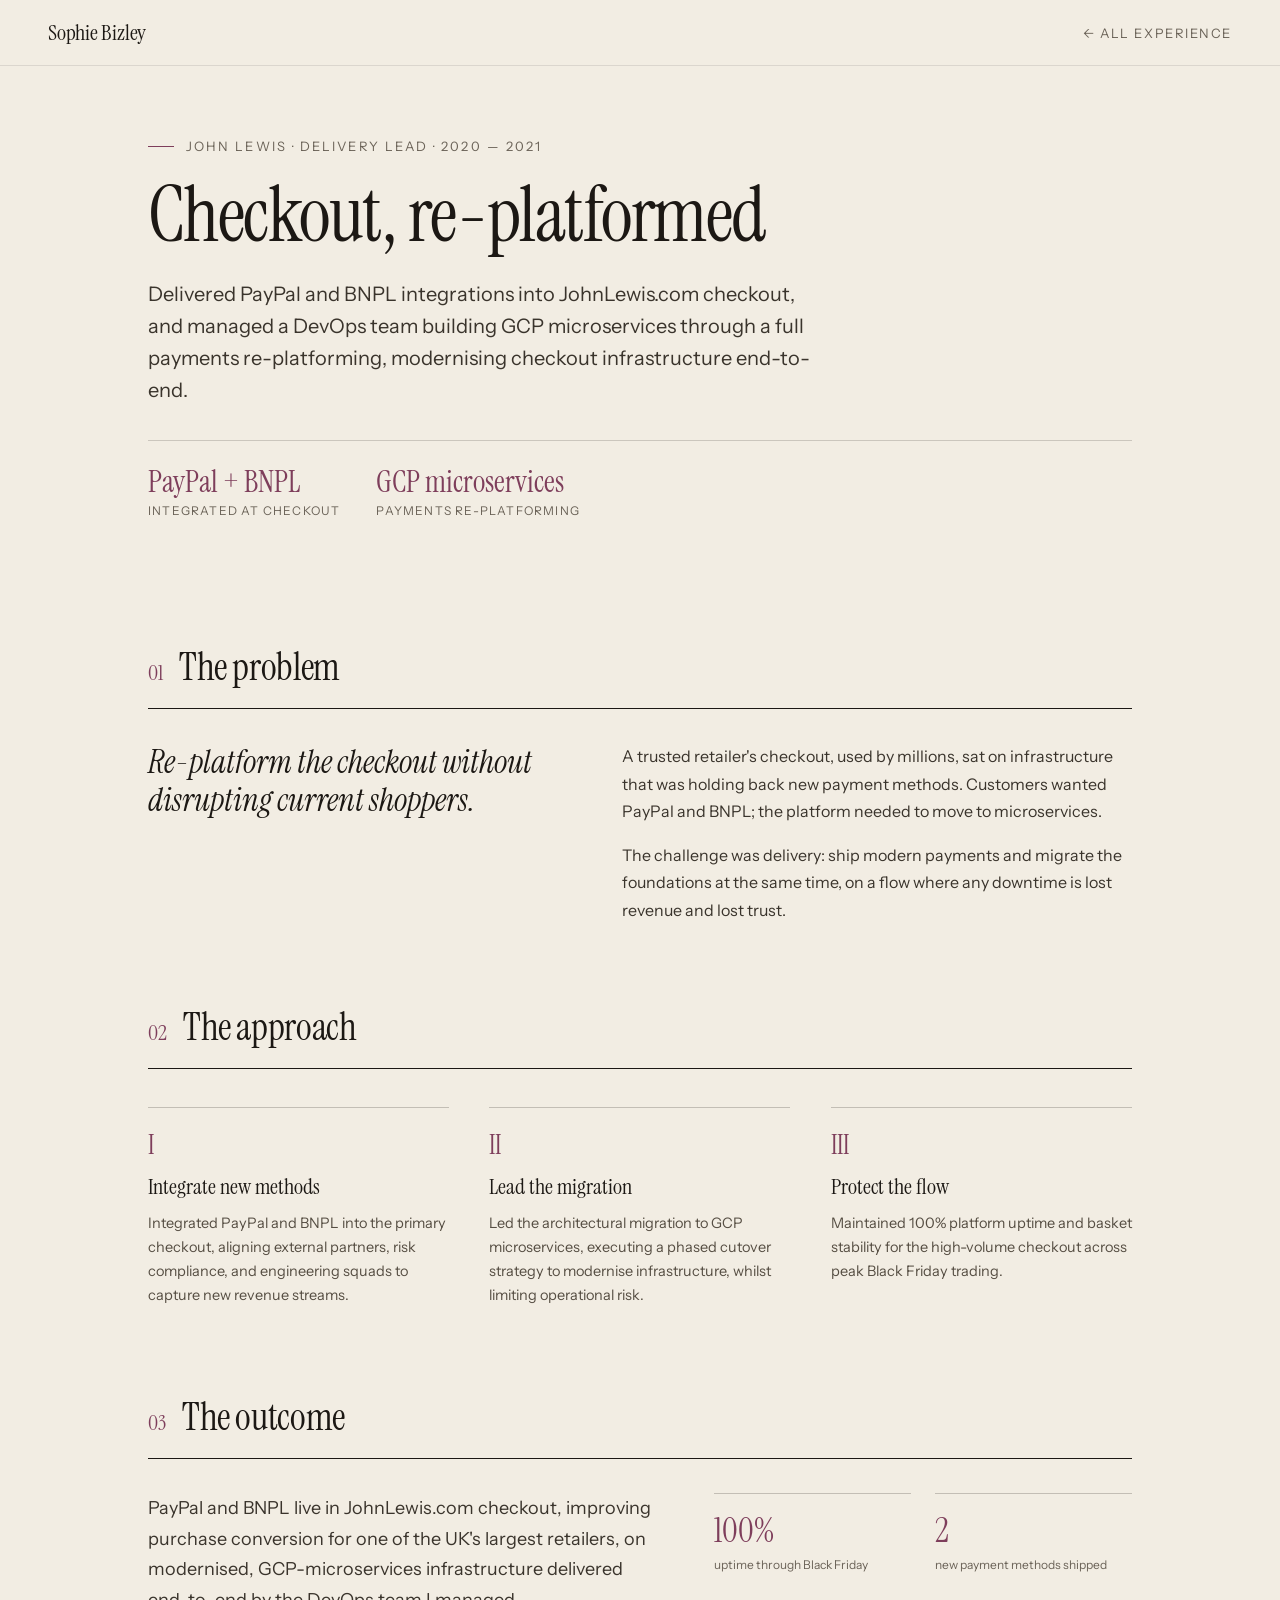
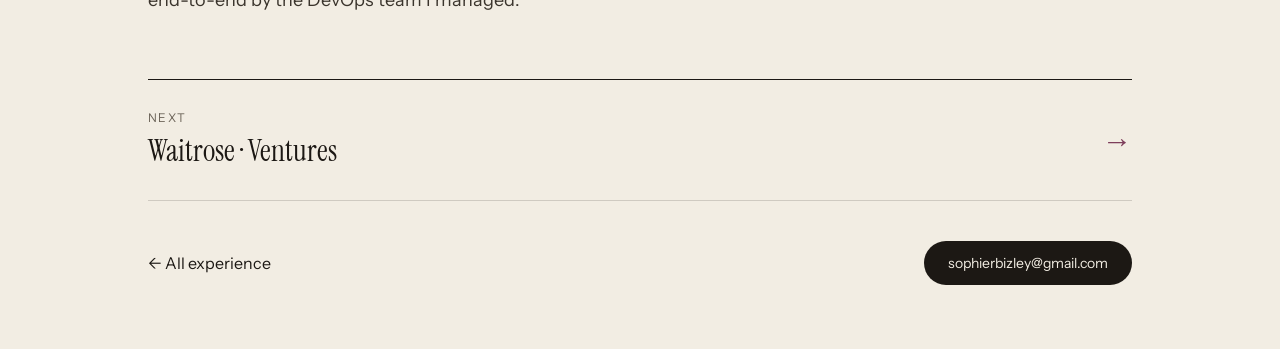
<file: john-lewis.html>
<!DOCTYPE html>
<html lang="en">
<head>
<meta charset="utf-8">
<meta name="viewport" content="width=device-width, initial-scale=1">
<title>Checkout, re-platformed — Sophie Bizley</title>
<meta name="description" content="Case study: delivering PayPal and BNPL into JohnLewis.com checkout while leading a GCP microservices re-platforming.">
<link rel="icon" type="image/svg+xml" href="favicon.svg">
<link rel="stylesheet" href="style.css">
</head>
<body>

<nav class="nav nav-cs">
  <a href="index.html#top" class="brand">Sophie Bizley</a>
  <a href="index.html#path" class="back">← All experience</a>
</nav>

<header class="cs-hero">
  <div class="eyebrow" data-reveal>
    <span class="rule"></span>
    John Lewis · Delivery Lead · 2020 — 2021
  </div>
  <h1 data-reveal data-reveal-delay="80">Checkout, re-platformed</h1>
  <p class="lede" data-reveal data-reveal-delay="140">Delivered PayPal and BNPL integrations into JohnLewis.com checkout, and managed a DevOps team building GCP microservices through a full payments re-platforming, modernising checkout infrastructure end-to-end.</p>
  <div class="cs-stats" data-reveal data-reveal-delay="200" style="gap:36px">
    <div>
      <div class="num-big" style="font-size:30px">PayPal + BNPL</div>
      <div class="num-label">Integrated at checkout</div>
    </div>
    <div>
      <div class="num-big" style="font-size:30px">GCP microservices</div>
      <div class="num-label">Payments re-platforming</div>
    </div>
  </div>
</header>

<section class="cs-section">
  <div class="cs-section-head" data-reveal>
    <span class="idx">01</span>
    <h2>The problem</h2>
  </div>
  <div class="cs-problem">
    <p class="cs-problem-statement" data-reveal>Re-platform the checkout without disrupting current shoppers.</p>
    <div class="cs-problem-body" data-reveal data-reveal-delay="80">
      <p>A trusted retailer's checkout, used by millions, sat on infrastructure that was holding back new payment methods. Customers wanted PayPal and BNPL; the platform needed to move to microservices.</p>
      <p>The challenge was delivery: ship modern payments and migrate the foundations at the same time, on a flow where any downtime is lost revenue and lost trust.</p>
    </div>
  </div>
</section>

<section class="cs-section mid">
  <div class="cs-section-head" data-reveal>
    <span class="idx">02</span>
    <h2>The approach</h2>
  </div>
  <div class="cs-approach-grid">
    <div class="cs-approach-item" data-reveal>
      <div class="roman">I</div>
      <h3>Integrate new methods</h3>
      <p>Integrated PayPal and BNPL into the primary checkout, aligning external partners, risk compliance, and engineering squads to capture new revenue streams.</p>
    </div>
    <div class="cs-approach-item" data-reveal data-reveal-delay="100">
      <div class="roman">II</div>
      <h3>Lead the migration</h3>
      <p>Led the architectural migration to GCP microservices, executing a phased cutover strategy to modernise infrastructure, whilst limiting operational risk.</p>
    </div>
    <div class="cs-approach-item" data-reveal data-reveal-delay="200">
      <div class="roman">III</div>
      <h3>Protect the flow</h3>
      <p>Maintained 100% platform uptime and basket stability for the high-volume checkout across peak Black Friday trading.</p>
    </div>
  </div>
</section>

<section class="cs-section">
  <div class="cs-section-head" data-reveal>
    <span class="idx">03</span>
    <h2>The outcome</h2>
  </div>
  <div class="cs-outcome">
    <p data-reveal style="font-size:18px;line-height:1.7;color:var(--ink-soft)">PayPal and BNPL live in JohnLewis.com checkout, improving purchase conversion for one of the UK's largest retailers, on modernised, GCP-microservices infrastructure delivered end-to-end by the DevOps team I managed.</p>
    <div class="cs-outcome-grid" data-reveal data-reveal-delay="80">
      <div class="cs-outcome-stat"><div class="v">100%</div><div class="l">uptime through Black Friday</div></div>
      <div class="cs-outcome-stat"><div class="v">2</div><div class="l">new payment methods shipped</div></div>
    </div>
  </div>
</section>

<footer class="cs-footer">
  <a href="waitrose-ventures.html" class="cs-next" data-reveal>
    <div><div class="k">Next</div><div class="title">Waitrose · Ventures</div></div>
    <div class="arrow">→</div>
  </a>
  <div class="cs-footer-row" data-reveal>
    <a href="index.html#path" class="back">← All experience</a>
    <a href="mailto:sophierbizley@gmail.com" class="btn btn-solid" style="padding:13px 24px">sophierbizley@gmail.com</a>
  </div>
</footer>

<script src="main.js"></script>
</body>
</html>
</file>
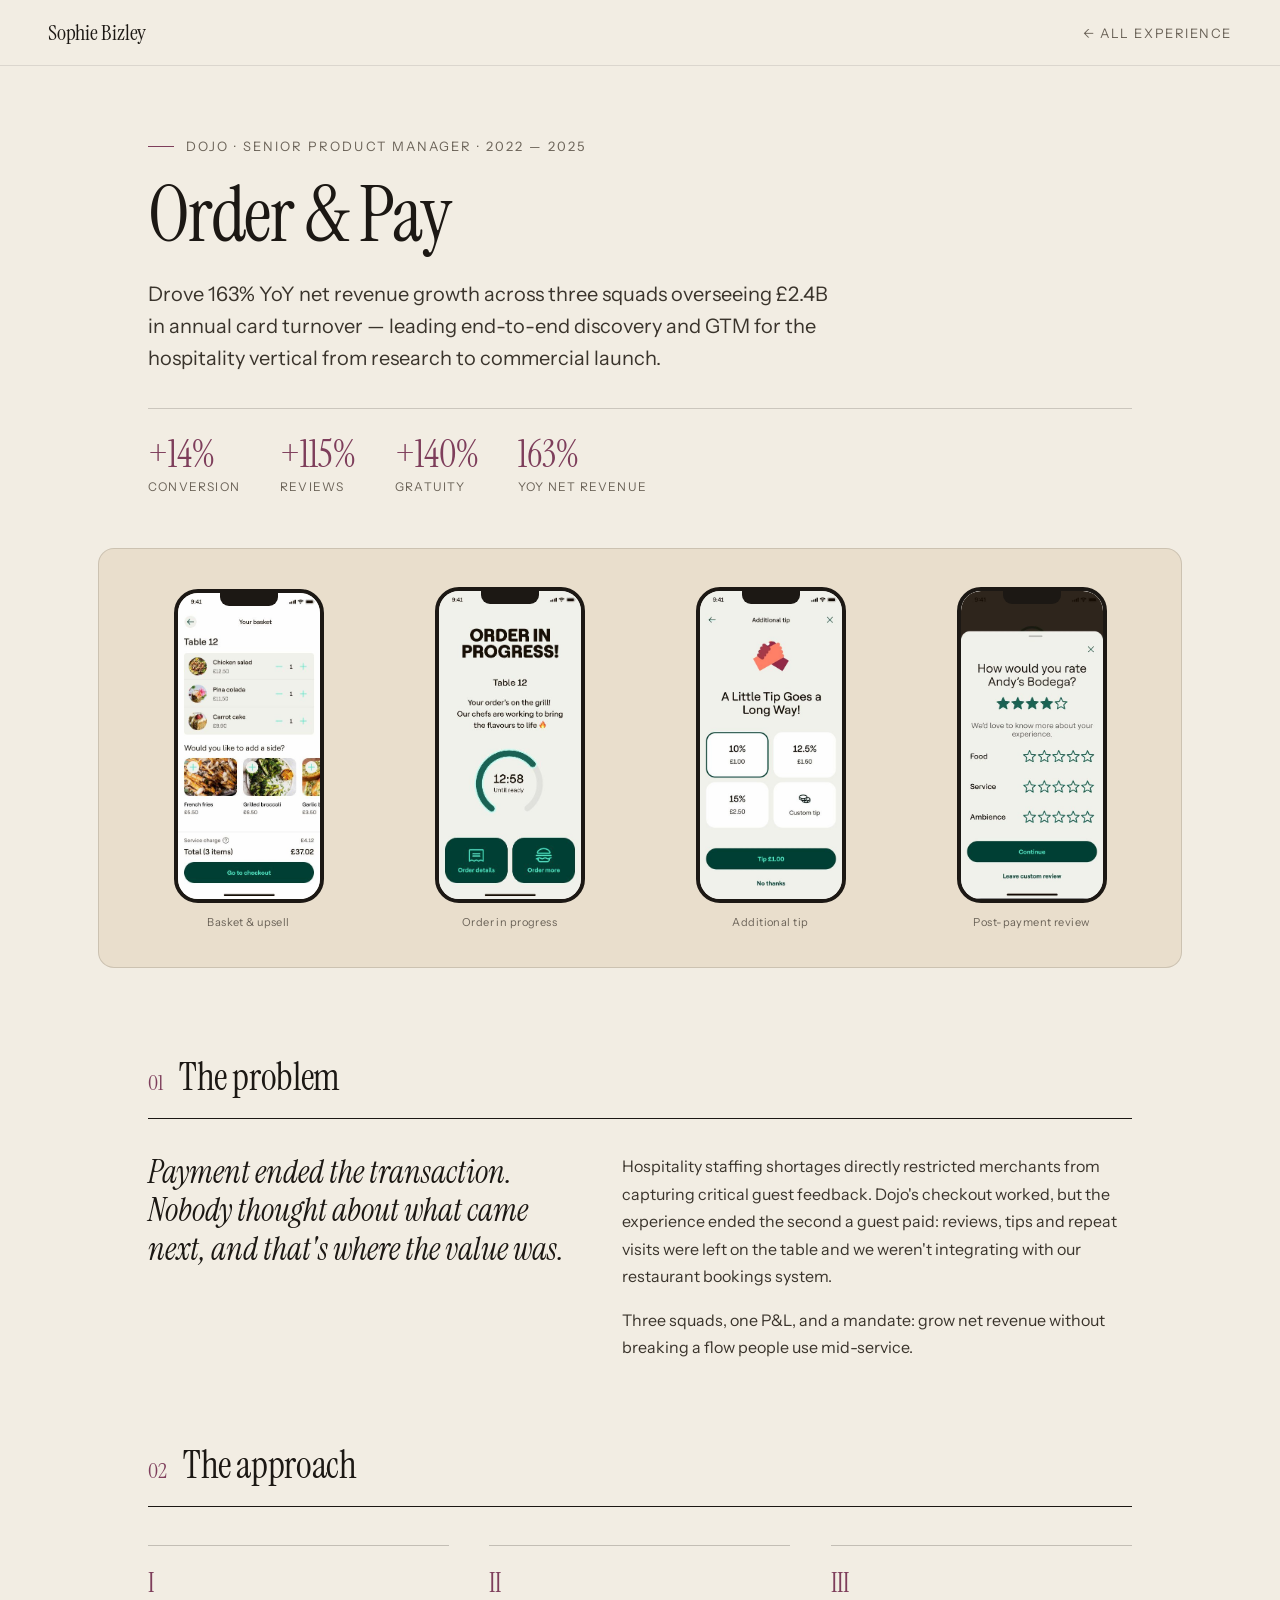
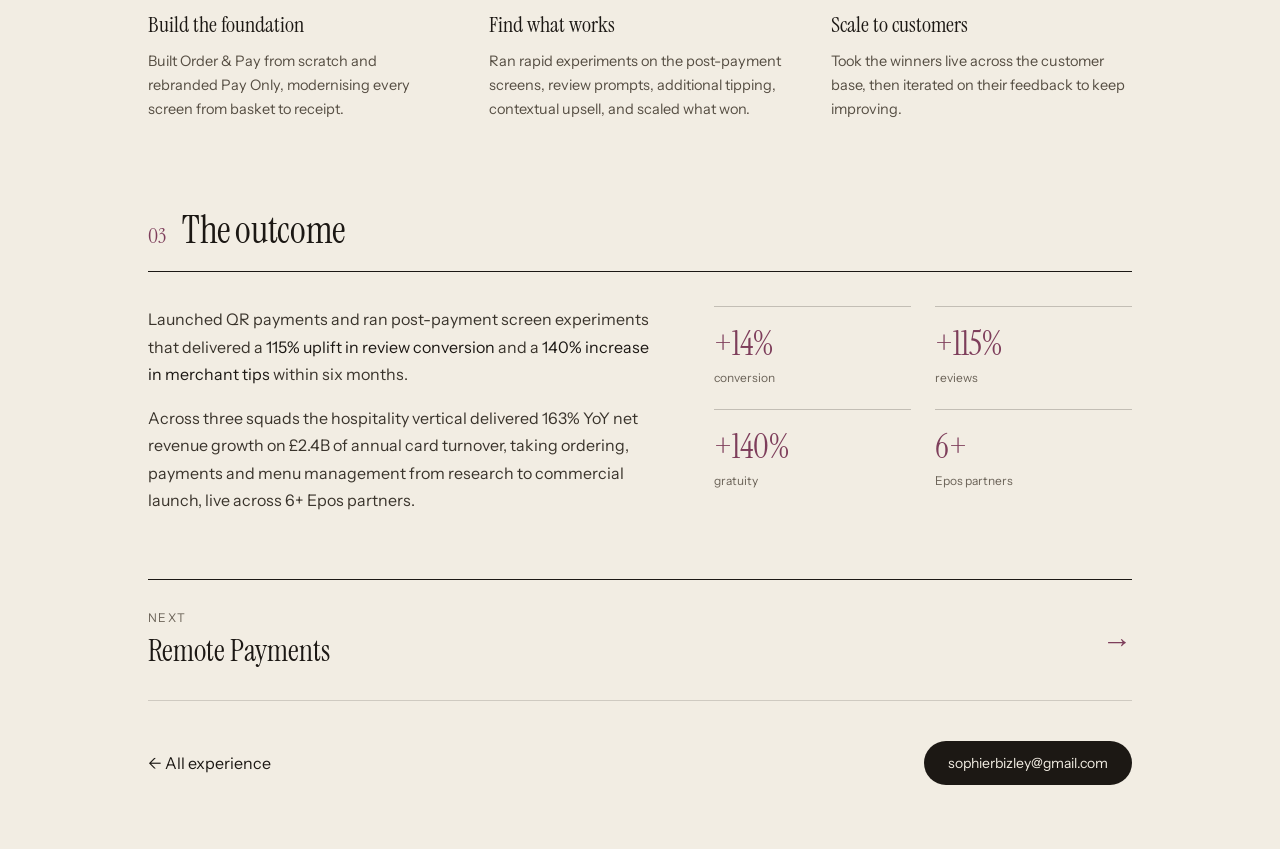
<file: order-and-pay.html>
<!DOCTYPE html>
<html lang="en">
<head>
<meta charset="utf-8">
<meta name="viewport" content="width=device-width, initial-scale=1">
<title>Order &amp; Pay — Sophie Bizley</title>
<meta name="description" content="Case study: 163% YoY net revenue growth across three squads overseeing £2.4B in annual card turnover.">
<link rel="icon" type="image/svg+xml" href="favicon.svg">
<link rel="stylesheet" href="style.css">
</head>
<body>

<nav class="nav nav-cs">
  <a href="index.html#top" class="brand">Sophie Bizley</a>
  <a href="index.html#path" class="back">← All experience</a>
</nav>

<header class="cs-hero">
  <div class="eyebrow" data-reveal>
    <span class="rule"></span>
    Dojo · Senior Product Manager · 2022 — 2025
  </div>
  <h1 data-reveal data-reveal-delay="80">Order &amp; Pay</h1>
  <p class="lede" data-reveal data-reveal-delay="140">Drove 163% YoY net revenue growth across three squads overseeing £2.4B in annual card turnover — leading end-to-end discovery and GTM for the hospitality vertical from research to commercial launch.</p>
  <div class="cs-stats" data-reveal data-reveal-delay="200">
    <div>
      <div class="num-big num-count" data-count="14" data-prefix="+" data-suffix="%">+0%</div>
      <div class="num-label">Conversion</div>
    </div>
    <div>
      <div class="num-big num-count" data-count="115" data-prefix="+" data-suffix="%">+0%</div>
      <div class="num-label">Reviews</div>
    </div>
    <div>
      <div class="num-big num-count" data-count="140" data-prefix="+" data-suffix="%">+0%</div>
      <div class="num-label">Gratuity</div>
    </div>
    <div>
      <div class="num-big num-count" data-count="163" data-suffix="%">0%</div>
      <div class="num-label">YoY net revenue</div>
    </div>
  </div>
</header>

<section class="cs-imagerow" data-reveal>
  <div class="cs-phones">
    <div class="cs-phone-col">
      <div class="cs-phone"><img src="refimg05.jpg" alt="Basket"></div>
      <div class="cs-phone-caption">Basket &amp; upsell</div>
    </div>
    <div class="cs-phone-col">
      <div class="cs-phone"><img src="ref-img-06.jpg" alt="Order in progress"></div>
      <div class="cs-phone-caption">Order in progress</div>
    </div>
    <div class="cs-phone-col">
      <div class="cs-phone"><img src="ref-img-07.jpg" alt="Additional tip"></div>
      <div class="cs-phone-caption">Additional tip</div>
    </div>
    <div class="cs-phone-col">
      <div class="cs-phone"><img src="ref-img-08.jpg" alt="Post-payment review"></div>
      <div class="cs-phone-caption">Post-payment review</div>
    </div>
  </div>
</section>

<section class="cs-section">
  <div class="cs-section-head" data-reveal>
    <span class="idx">01</span>
    <h2>The problem</h2>
  </div>
  <div class="cs-problem">
    <div class="cs-problem-statement" data-reveal>
      <p>Payment ended the transaction. Nobody thought about what came next, and that's where the value was.</p>
    </div>
    <div class="cs-problem-body" data-reveal data-reveal-delay="80">
      <p>Hospitality staffing shortages directly restricted merchants from capturing critical guest feedback. Dojo's checkout worked, but the experience ended the second a guest paid: reviews, tips and repeat visits were left on the table and we weren't integrating with our restaurant bookings system.</p>
      <p>Three squads, one P&amp;L, and a mandate: grow net revenue without breaking a flow people use mid-service.</p>
    </div>
  </div>
</section>

<section class="cs-section mid">
  <div class="cs-section-head" data-reveal>
    <span class="idx">02</span>
    <h2>The approach</h2>
  </div>
  <div class="cs-approach-grid">
    <div class="cs-approach-item" data-reveal>
      <div class="roman">I</div>
      <h3>Build the foundation</h3>
      <p>Built Order &amp; Pay from scratch and rebranded Pay Only, modernising every screen from basket to receipt.</p>
    </div>
    <div class="cs-approach-item" data-reveal data-reveal-delay="100">
      <div class="roman">II</div>
      <h3>Find what works</h3>
      <p>Ran rapid experiments on the post-payment screens, review prompts, additional tipping, contextual upsell, and scaled what won.</p>
    </div>
    <div class="cs-approach-item" data-reveal data-reveal-delay="200">
      <div class="roman">III</div>
      <h3>Scale to customers</h3>
      <p>Took the winners live across the customer base, then iterated on their feedback to keep improving.</p>
    </div>
  </div>
</section>

<section class="cs-section">
  <div class="cs-section-head" data-reveal>
    <span class="idx">03</span>
    <h2>The outcome</h2>
  </div>
  <div class="cs-outcome">
    <div class="cs-outcome-body" data-reveal>
      <p>Launched QR payments and ran post-payment screen experiments that delivered a <span class="hi">115% uplift in review conversion</span> and a <span class="hi">140% increase in merchant tips</span> within six months.</p>
      <p>Across three squads the hospitality vertical delivered 163% YoY net revenue growth on £2.4B of annual card turnover, taking ordering, payments and menu management from research to commercial launch, live across 6+ Epos partners.</p>
    </div>
    <div class="cs-outcome-grid" data-reveal data-reveal-delay="80">
      <div class="cs-outcome-stat"><div class="v">+14%</div><div class="l">conversion</div></div>
      <div class="cs-outcome-stat"><div class="v">+115%</div><div class="l">reviews</div></div>
      <div class="cs-outcome-stat"><div class="v">+140%</div><div class="l">gratuity</div></div>
      <div class="cs-outcome-stat"><div class="v">6+</div><div class="l">Epos partners</div></div>
    </div>
  </div>
</section>

<footer class="cs-footer">
  <a href="remote-payments.html" class="cs-next" data-reveal>
    <div><div class="k">Next</div><div class="title">Remote Payments</div></div>
    <div class="arrow">→</div>
  </a>
  <div class="cs-footer-row" data-reveal>
    <a href="index.html#path" class="back">← All experience</a>
    <a href="mailto:sophierbizley@gmail.com" class="btn btn-solid" style="padding:13px 24px">sophierbizley@gmail.com</a>
  </div>
</footer>

<script src="main.js"></script>
</body>
</html>
</file>
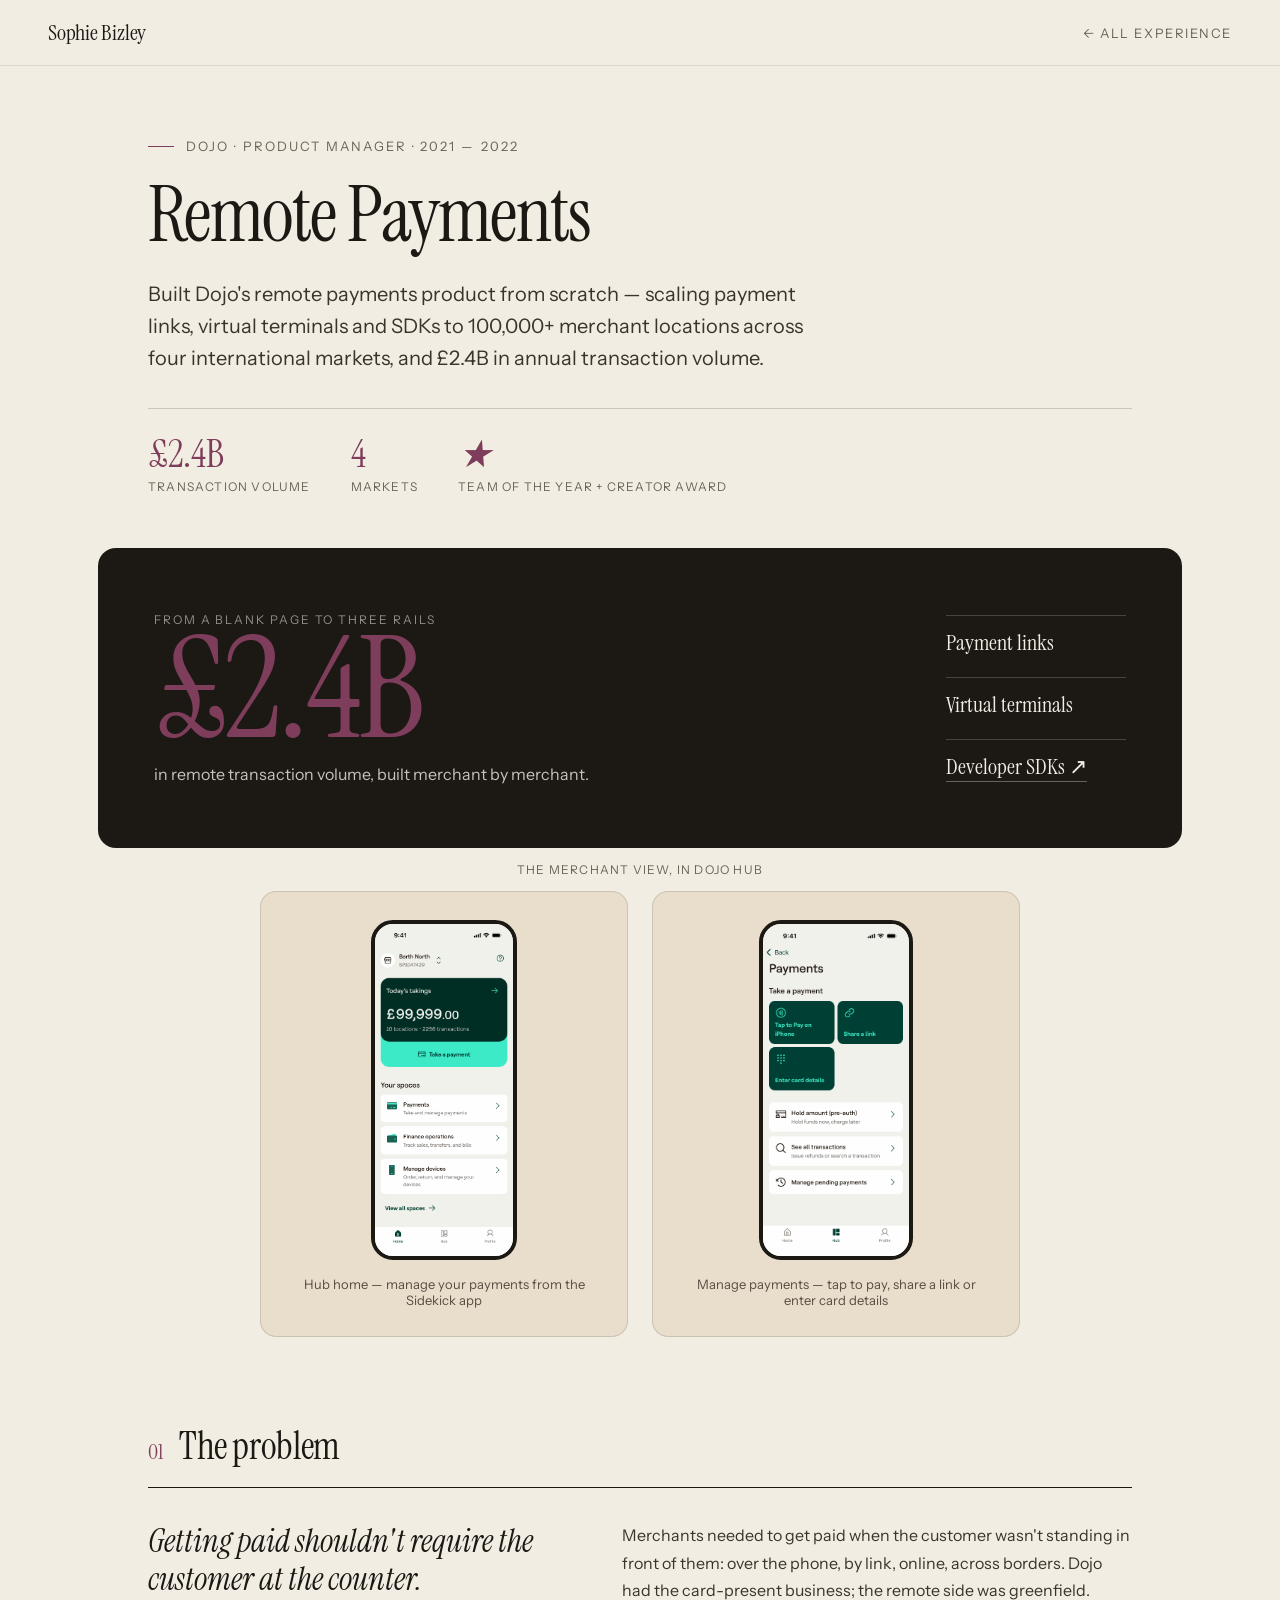
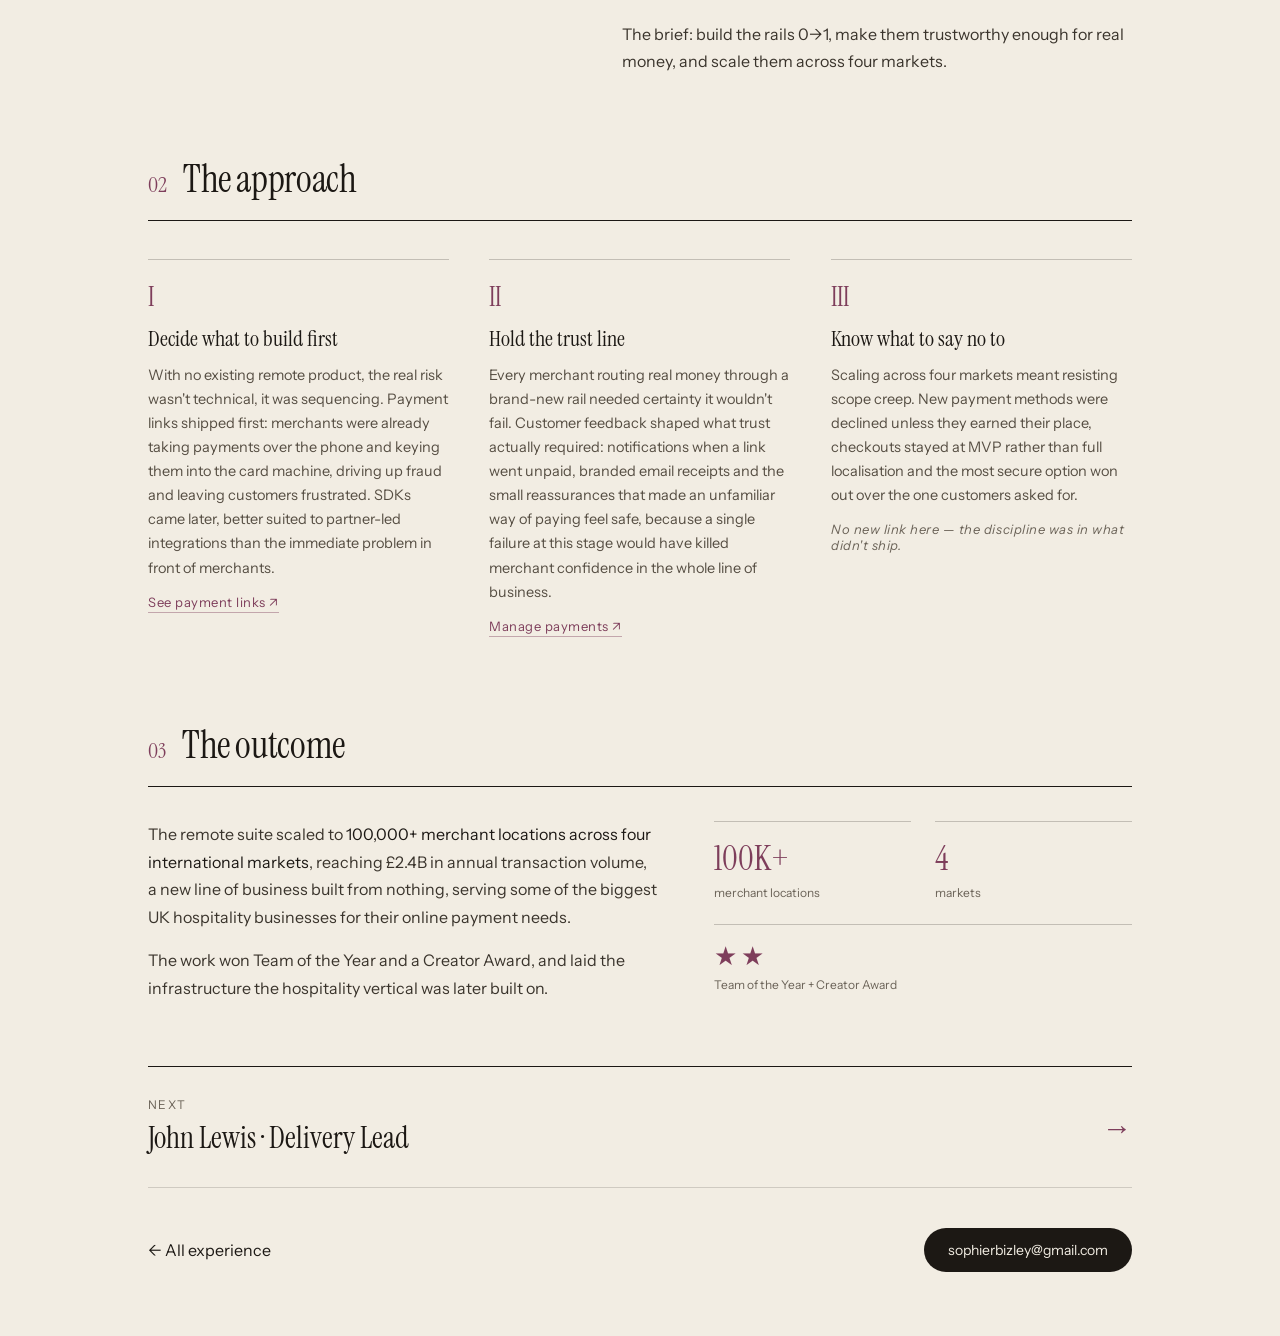
<file: remote-payments.html>
<!DOCTYPE html>
<html lang="en">
<head>
<meta charset="utf-8">
<meta name="viewport" content="width=device-width, initial-scale=1">
<title>Remote Payments — Sophie Bizley</title>
<meta name="description" content="Case study: building Dojo's remote payments product 0-to-1 to £2.4B in annual transaction volume across four markets.">
<link rel="icon" type="image/svg+xml" href="favicon.svg">
<link rel="stylesheet" href="style.css">
</head>
<body>

<nav class="nav nav-cs">
  <a href="index.html#top" class="brand">Sophie Bizley</a>
  <a href="index.html#path" class="back">← All experience</a>
</nav>

<header class="cs-hero">
  <div class="eyebrow" data-reveal>
    <span class="rule"></span>
    Dojo · Product Manager · 2021 — 2022
  </div>
  <h1 data-reveal data-reveal-delay="80">Remote Payments</h1>
  <p class="lede" data-reveal data-reveal-delay="140">Built Dojo's remote payments product from scratch — scaling payment links, virtual terminals and SDKs to 100,000+ merchant locations across four international markets, and £2.4B in annual transaction volume.</p>
  <div class="cs-stats" data-reveal data-reveal-delay="200">
    <div>
      <div class="num-big num-count" data-count="2.4" data-decimals="1" data-prefix="£" data-suffix="B">£0B</div>
      <div class="num-label">Transaction volume</div>
    </div>
    <div>
      <div class="num-big num-count" data-count="4">0</div>
      <div class="num-label">Markets</div>
    </div>
    <div>
      <div class="cs-num-italic">★</div>
      <div class="num-label">Team of the Year + Creator Award</div>
    </div>
  </div>
</header>

<div class="cs-imagerow" data-reveal>
  <div class="cs-statpanel">
    <div>
      <div class="k">From a blank page to three rails</div>
      <div class="big">£2.4B</div>
      <div class="sub">in remote transaction volume, built merchant by merchant.</div>
    </div>
    <div class="rails">
      <div class="rail"><div class="rail-label">Payment links</div></div>
      <div class="rail"><div class="rail-label">Virtual terminals</div></div>
      <div class="rail"><div class="rail-label"><a href="https://docs.dojo.tech/development-resources/sdk" target="_blank" rel="noopener">Developer SDKs ↗</a></div></div>
    </div>
  </div>
</div>

<div class="cs-imagerow" data-reveal>
  <div class="cs-imagerow-caption">The merchant view, in Dojo Hub</div>
  <div class="cs-imagepair">
    <div class="cs-imagepanel">
      <div class="frame"><img src="remotepaymentshub.png" alt="Dojo Hub home screen"></div>
      <div class="cap">Hub home — manage your payments from the Sidekick app</div>
    </div>
    <div class="cs-imagepanel">
      <div class="frame"><img src="remote-payments-home.png" alt="Take a payment screen"></div>
      <div class="cap">Manage payments — tap to pay, share a link or enter card details</div>
    </div>
  </div>
</div>

<section class="cs-section">
  <div class="cs-section-head" data-reveal>
    <span class="idx">01</span>
    <h2>The problem</h2>
  </div>
  <div class="cs-problem">
    <p class="cs-problem-statement" data-reveal>Getting paid shouldn't require the customer at the counter.</p>
    <div class="cs-problem-body" data-reveal data-reveal-delay="80">
      <p>Merchants needed to get paid when the customer wasn't standing in front of them: over the phone, by link, online, across borders. Dojo had the card-present business; the remote side was <span class="hi">greenfield</span>.</p>
      <p>The brief: build the rails 0→1, make them trustworthy enough for real money, and scale them across four markets.</p>
    </div>
  </div>
</section>

<section class="cs-section mid">
  <div class="cs-section-head" data-reveal>
    <span class="idx">02</span>
    <h2>The approach</h2>
  </div>
  <div class="cs-approach-grid">
    <div class="cs-approach-item" data-reveal>
      <div class="roman">I</div>
      <h3>Decide what to build first</h3>
      <p>With no existing remote product, the real risk wasn't technical, it was sequencing. Payment links shipped first: merchants were already taking payments over the phone and keying them into the card machine, driving up fraud and leaving customers frustrated. SDKs came later, better suited to partner-led integrations than the immediate problem in front of merchants.</p>
      <a href="https://dojo.tech/products/payment-links/" target="_blank" rel="noopener" class="cta">See payment links ↗</a>
    </div>
    <div class="cs-approach-item" data-reveal data-reveal-delay="100">
      <div class="roman">II</div>
      <h3>Hold the trust line</h3>
      <p>Every merchant routing real money through a brand-new rail needed certainty it wouldn't fail. Customer feedback shaped what trust actually required: notifications when a link went unpaid, branded email receipts and the small reassurances that made an unfamiliar way of paying feel safe, because a single failure at this stage would have killed merchant confidence in the whole line of business.</p>
      <a href="https://dojo.tech/products/dojo-sidekick/" target="_blank" rel="noopener" class="cta">Manage payments ↗</a>
    </div>
    <div class="cs-approach-item" data-reveal data-reveal-delay="200">
      <div class="roman">III</div>
      <h3>Know what to say no to</h3>
      <p>Scaling across four markets meant resisting scope creep. New payment methods were declined unless they earned their place, checkouts stayed at MVP rather than full localisation and the most secure option won out over the one customers asked for.</p>
      <div class="note">No new link here — the discipline was in what didn't ship.</div>
    </div>
  </div>
</section>

<section class="cs-section">
  <div class="cs-section-head" data-reveal>
    <span class="idx">03</span>
    <h2>The outcome</h2>
  </div>
  <div class="cs-outcome">
    <div class="cs-outcome-body" data-reveal>
      <p>The remote suite scaled to <span class="hi">100,000+ merchant locations across four international markets</span>, reaching £2.4B in annual transaction volume, a new line of business built from nothing, serving some of the biggest UK hospitality businesses for their online payment needs.</p>
      <p>The work won Team of the Year and a Creator Award, and laid the infrastructure the hospitality vertical was later built on.</p>
    </div>
    <div class="cs-outcome-grid" data-reveal data-reveal-delay="80">
      <div class="cs-outcome-stat"><div class="v">100K+</div><div class="l">merchant locations</div></div>
      <div class="cs-outcome-stat"><div class="v">4</div><div class="l">markets</div></div>
      <div class="cs-outcome-stat" style="grid-column:span 2"><div class="v" style="font-size:26px">★ ★</div><div class="l">Team of the Year + Creator Award</div></div>
    </div>
  </div>
</section>

<footer class="cs-footer">
  <a href="john-lewis.html" class="cs-next" data-reveal>
    <div><div class="k">Next</div><div class="title">John Lewis · Delivery Lead</div></div>
    <div class="arrow">→</div>
  </a>
  <div class="cs-footer-row" data-reveal>
    <a href="index.html#path" class="back">← All experience</a>
    <a href="mailto:sophierbizley@gmail.com" class="btn btn-solid" style="padding:13px 24px">sophierbizley@gmail.com</a>
  </div>
</footer>

<script src="main.js"></script>
</body>
</html>
</file>
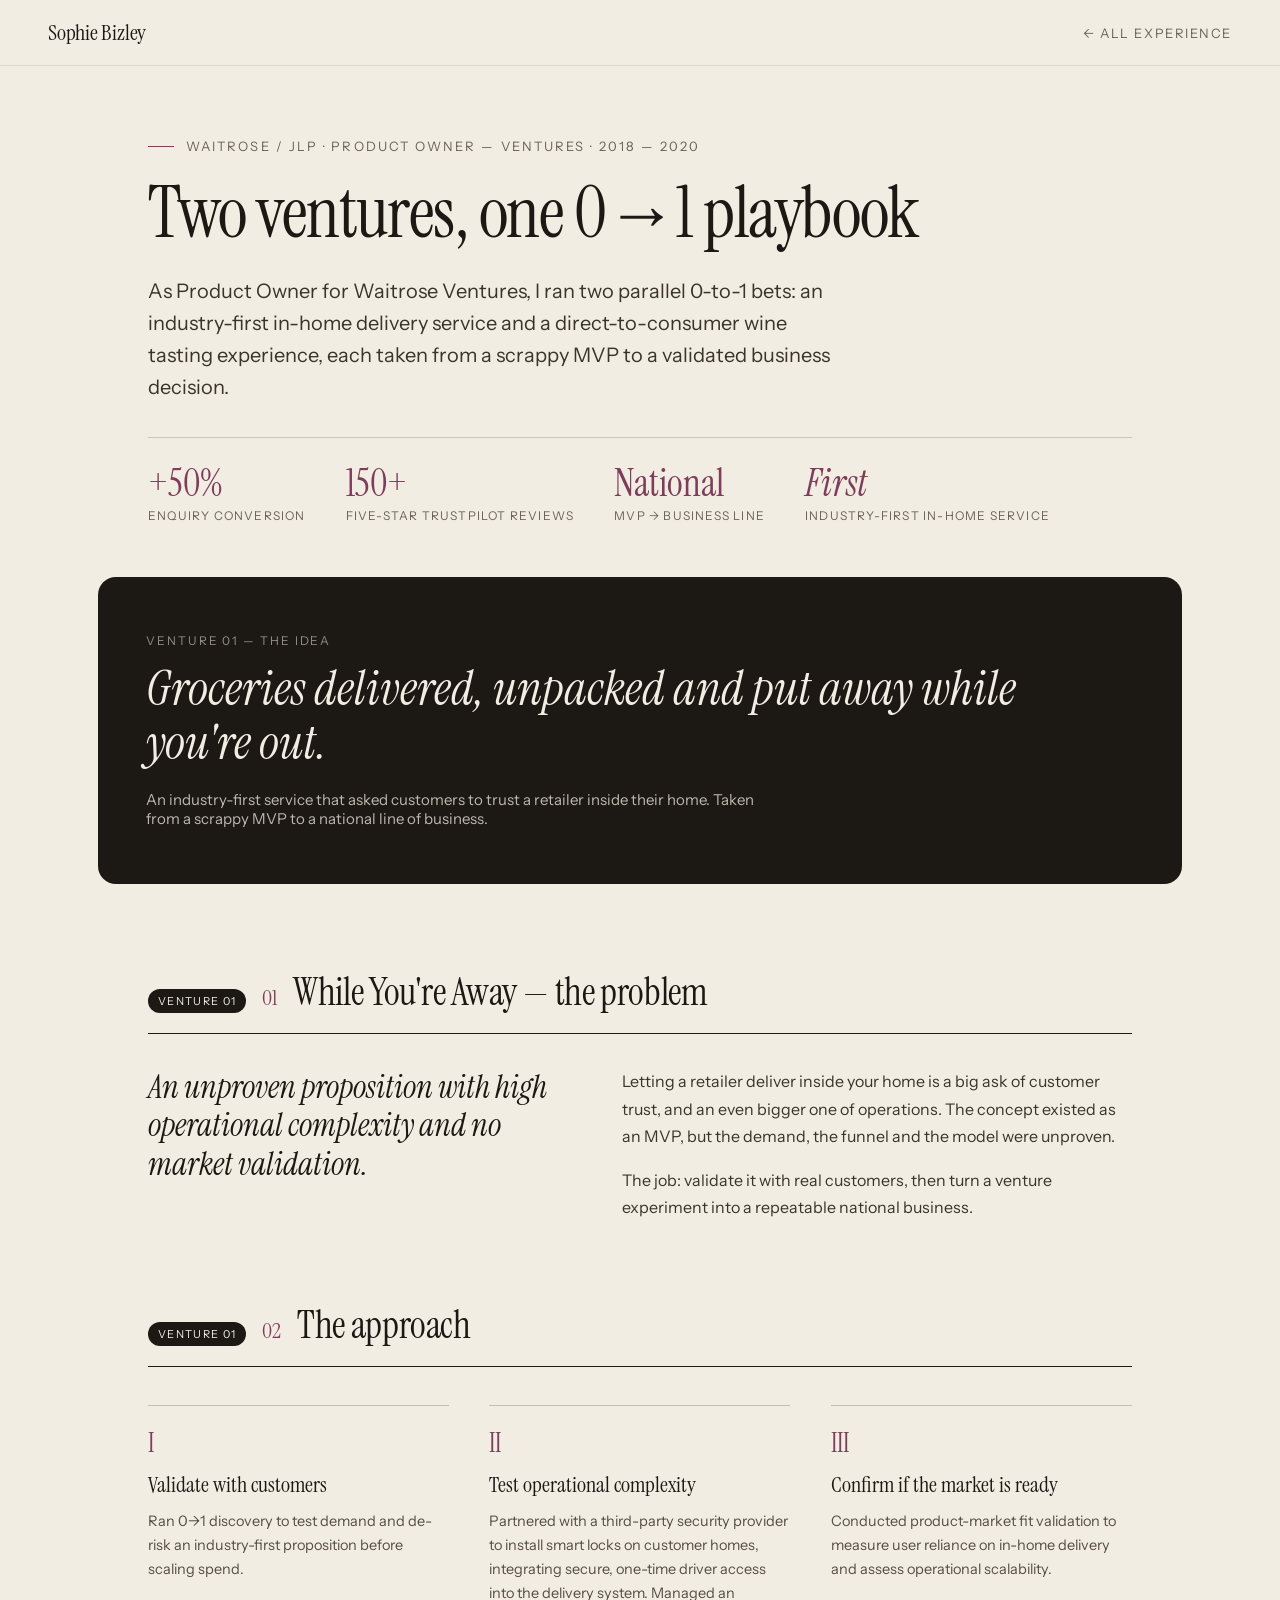
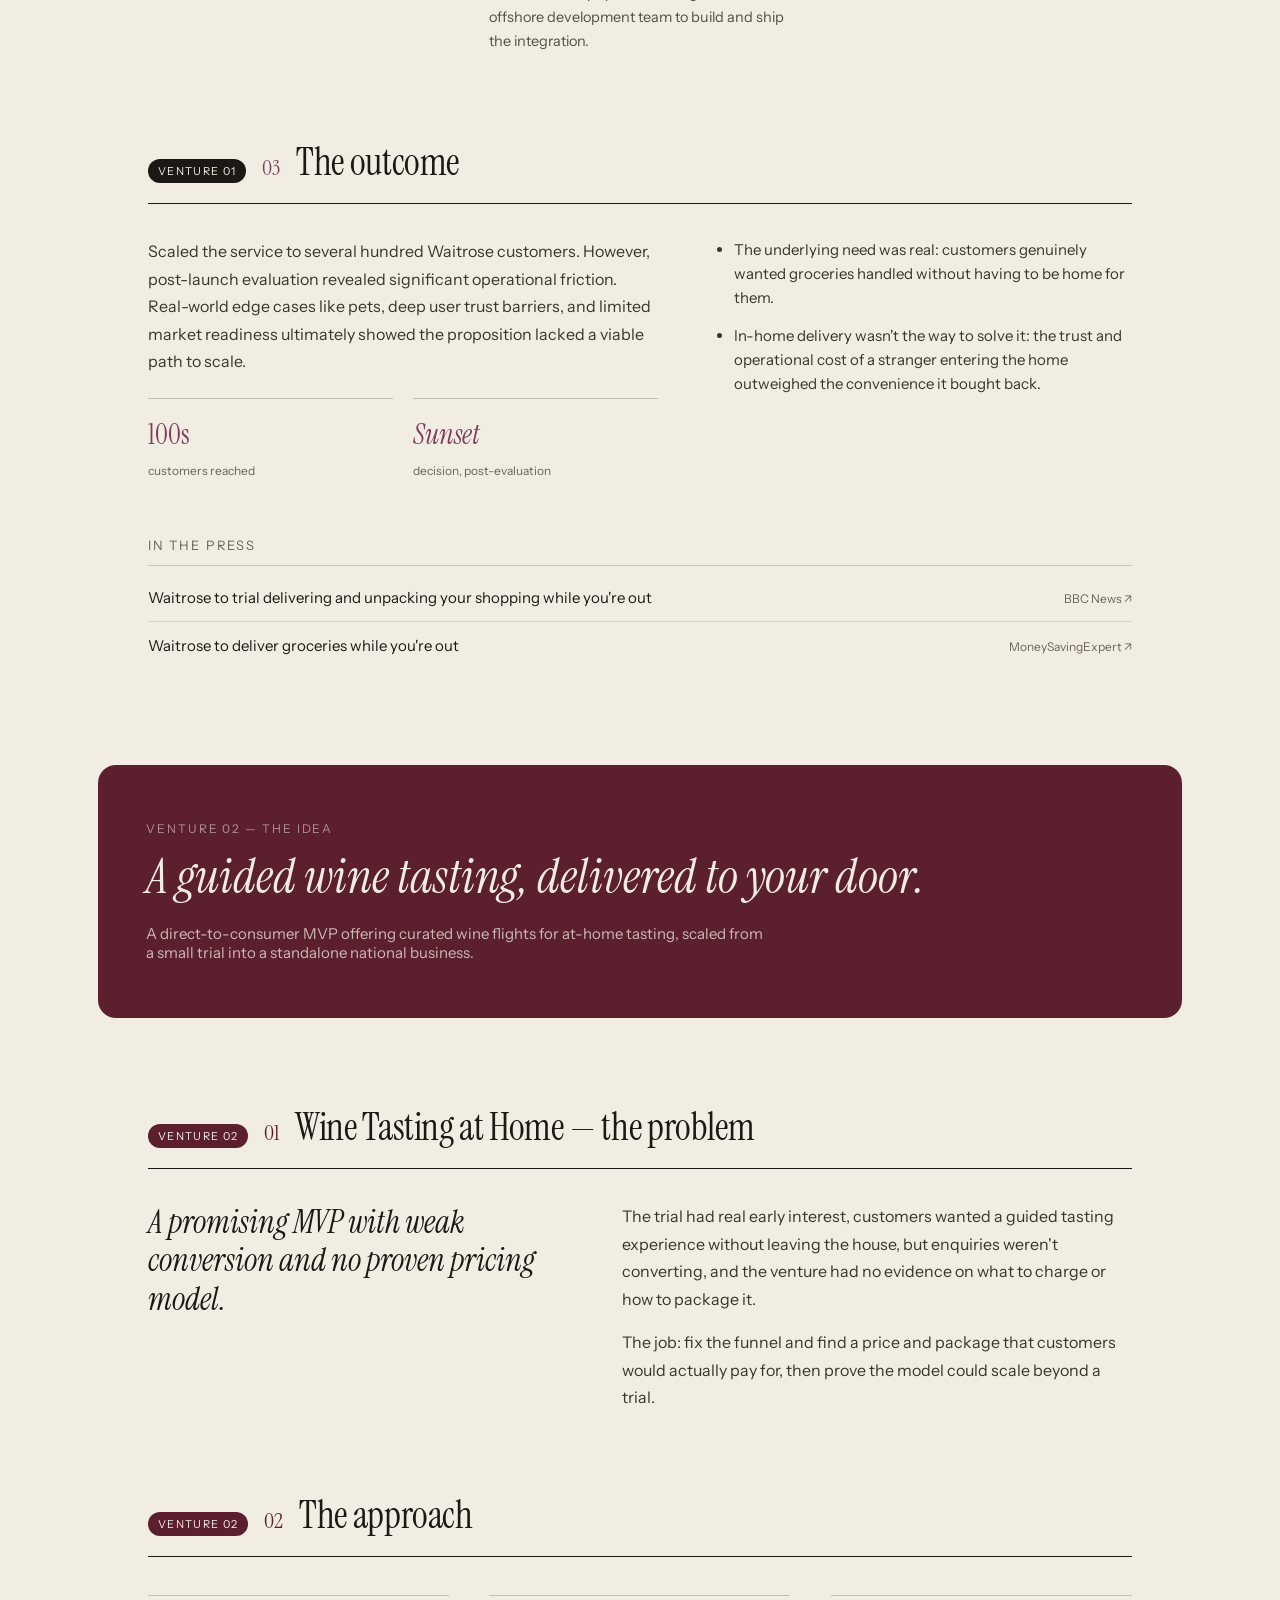
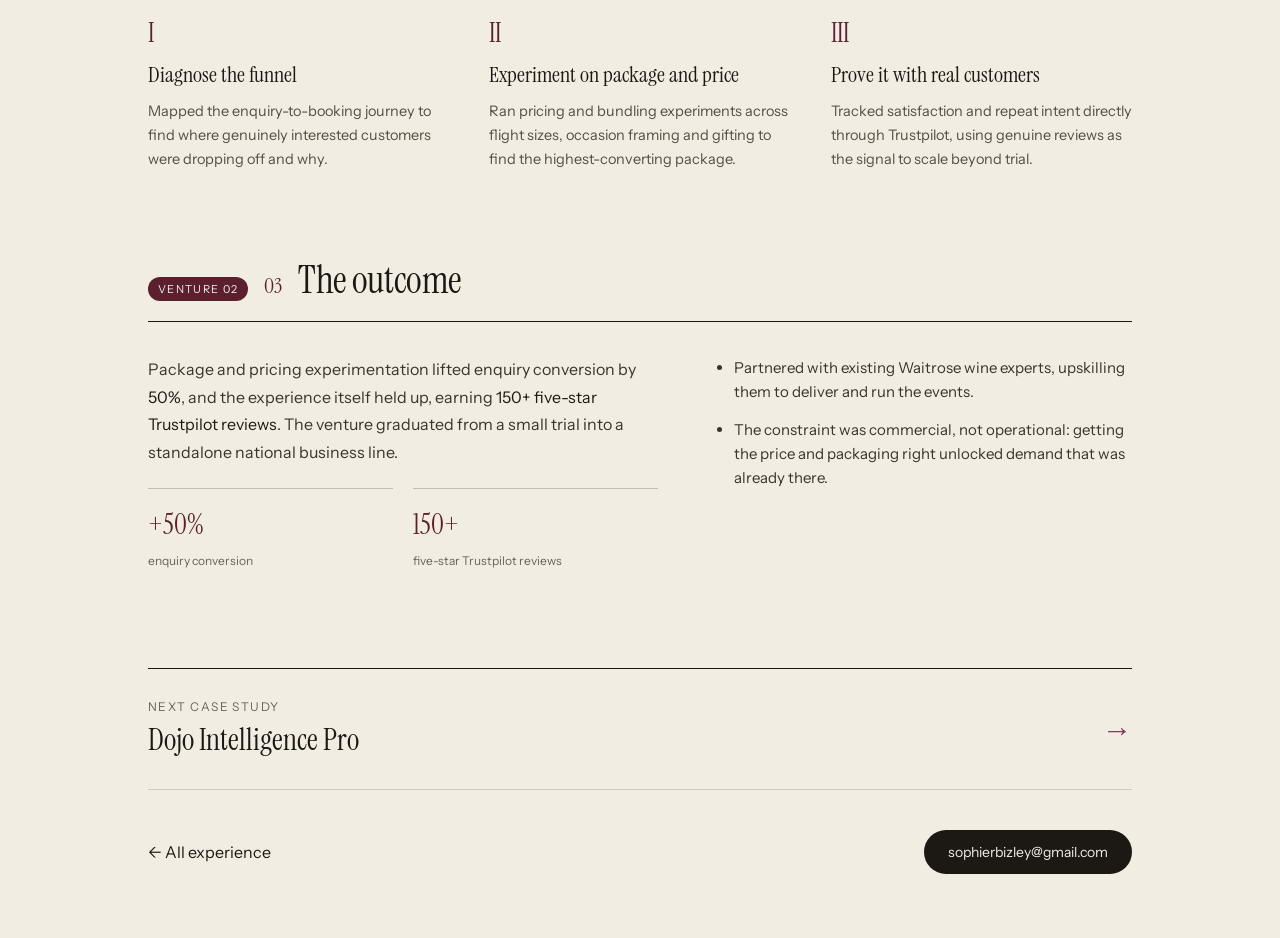
<file: waitrose-ventures.html>
<!DOCTYPE html>
<html lang="en">
<head>
<meta charset="utf-8">
<meta name="viewport" content="width=device-width, initial-scale=1">
<title>Two ventures, one 0→1 playbook — Sophie Bizley</title>
<meta name="description" content="Case study: two parallel 0-to-1 bets at Waitrose Ventures — an in-home delivery service and a direct-to-consumer wine tasting experience.">
<link rel="icon" type="image/svg+xml" href="favicon.svg">
<link rel="stylesheet" href="style.css">
</head>
<body>

<nav class="nav nav-cs">
  <a href="index.html#top" class="brand">Sophie Bizley</a>
  <a href="index.html#path" class="back">← All experience</a>
</nav>

<header class="cs-hero wide">
  <div class="eyebrow" data-reveal>
    <span class="rule"></span>
    Waitrose / JLP · Product Owner — Ventures · 2018 — 2020
  </div>
  <h1 data-reveal data-reveal-delay="80">Two ventures, one 0→1 playbook</h1>
  <p class="lede" data-reveal data-reveal-delay="140">As Product Owner for Waitrose Ventures, I ran two parallel 0-to-1 bets: an industry-first in-home delivery service and a direct-to-consumer wine tasting experience, each taken from a scrappy MVP to a validated business decision.</p>
  <div class="cs-stats" data-reveal data-reveal-delay="200">
    <div>
      <div class="num-big num-count" data-count="50" data-prefix="+" data-suffix="%">+0%</div>
      <div class="num-label">Enquiry conversion</div>
    </div>
    <div>
      <div class="num-big num-count" data-count="150" data-suffix="+">0+</div>
      <div class="num-label">Five-star Trustpilot reviews</div>
    </div>
    <div>
      <div class="num-big">National</div>
      <div class="num-label">MVP → business line</div>
    </div>
    <div>
      <div class="cs-num-italic">First</div>
      <div class="num-label">Industry-first in-home service</div>
    </div>
  </div>
</header>

<!-- ================= VENTURE 01: WHILE YOU'RE AWAY ================= -->

<div class="venture-banner" data-reveal>
  <div class="venture-banner-inner v1">
    <div class="k">Venture 01 — The idea</div>
    <div class="title">Groceries delivered, unpacked and put away while you're out.</div>
    <div class="sub">An industry-first service that asked customers to trust a retailer inside their home. Taken from a scrappy MVP to a national line of business.</div>
  </div>
</div>

<section class="cs-section">
  <div class="cs-section-head" data-reveal>
    <span class="chip">Venture 01</span>
    <span class="idx">01</span>
    <h2>While You're Away — the problem</h2>
  </div>
  <div class="cs-problem">
    <p class="cs-problem-statement" data-reveal>An unproven proposition with high operational complexity and no market validation.</p>
    <div class="cs-problem-body" data-reveal data-reveal-delay="80">
      <p>Letting a retailer deliver inside your home is a big ask of customer trust, and an even bigger one of operations. The concept existed as an MVP, but the demand, the funnel and the model were unproven.</p>
      <p>The job: validate it with real customers, then turn a venture experiment into a repeatable national business.</p>
    </div>
  </div>
</section>

<section class="cs-section mid">
  <div class="cs-section-head" data-reveal>
    <span class="chip">Venture 01</span>
    <span class="idx">02</span>
    <h2>The approach</h2>
  </div>
  <div class="cs-approach-grid">
    <div class="cs-approach-item" data-reveal>
      <div class="roman">I</div>
      <h3>Validate with customers</h3>
      <p>Ran 0→1 discovery to test demand and de-risk an industry-first proposition before scaling spend.</p>
    </div>
    <div class="cs-approach-item" data-reveal data-reveal-delay="100">
      <div class="roman">II</div>
      <h3>Test operational complexity</h3>
      <p>Partnered with a third-party security provider to install smart locks on customer homes, integrating secure, one-time driver access into the delivery system. Managed an offshore development team to build and ship the integration.</p>
    </div>
    <div class="cs-approach-item" data-reveal data-reveal-delay="200">
      <div class="roman">III</div>
      <h3>Confirm if the market is ready</h3>
      <p>Conducted product-market fit validation to measure user reliance on in-home delivery and assess operational scalability.</p>
    </div>
  </div>
</section>

<section class="cs-section">
  <div class="cs-section-head" data-reveal>
    <span class="chip">Venture 01</span>
    <span class="idx">03</span>
    <h2>The outcome</h2>
  </div>
  <div class="cs-outcome">
    <div class="cs-outcome-body" data-reveal>
      <p>Scaled the service to several hundred Waitrose customers. However, post-launch evaluation revealed significant operational friction. Real-world edge cases like pets, deep user trust barriers, and limited market readiness ultimately showed the proposition lacked a viable path to scale.</p>
      <div class="cs-outcome-grid" style="margin-top:6px;gap:20px">
        <div class="cs-outcome-stat" style="padding-top:12px"><div class="v" style="font-size:28px">100s</div><div class="l" style="margin-top:2px">customers reached</div></div>
        <div class="cs-outcome-stat" style="padding-top:12px"><div class="v" style="font-size:28px;font-style:italic">Sunset</div><div class="l" style="margin-top:2px">decision, post-evaluation</div></div>
      </div>
    </div>
    <ul class="cs-outcome-bullets" data-reveal data-reveal-delay="80">
      <li>The underlying need was real: customers genuinely wanted groceries handled without having to be home for them.</li>
      <li>In-home delivery wasn't the way to solve it: the trust and operational cost of a stranger entering the home outweighed the convenience it bought back.</li>
    </ul>
  </div>
</section>

<section class="cs-press">
  <div data-reveal>
    <div class="list-heading">In the Press</div>
    <div class="press-list">
      <a href="https://www.bbc.co.uk/news/business-45747673" target="_blank" rel="noopener" class="press-row">
        <span class="headline" style="font-family:var(--sans);font-style:normal;color:var(--ink)">Waitrose to trial delivering and unpacking your shopping while you're out</span>
        <span class="src">BBC News ↗</span>
      </a>
      <a href="https://www.moneysavingexpert.com/news/2018/10/waitrose-to-deliver-groceries-while-you-re-out/" target="_blank" rel="noopener" class="press-row">
        <span class="headline" style="font-family:var(--sans);font-style:normal;color:var(--ink)">Waitrose to deliver groceries while you're out</span>
        <span class="src">MoneySavingExpert ↗</span>
      </a>
    </div>
  </div>
</section>

<!-- ================= VENTURE 02: WINE TASTING AT HOME ================= -->

<div class="venture-banner v2" data-reveal>
  <div class="venture-banner-inner v2">
    <div class="k">Venture 02 — The idea</div>
    <div class="title">A guided wine tasting, delivered to your door.</div>
    <div class="sub">A direct-to-consumer MVP offering curated wine flights for at-home tasting, scaled from a small trial into a standalone national business.</div>
  </div>
</div>

<section class="cs-section">
  <div class="cs-section-head" data-reveal>
    <span class="chip" style="background:#5C1F2E">Venture 02</span>
    <span class="idx" style="color:#5C1F2E">01</span>
    <h2>Wine Tasting at Home — the problem</h2>
  </div>
  <div class="cs-problem">
    <p class="cs-problem-statement" data-reveal>A promising MVP with weak conversion and no proven pricing model.</p>
    <div class="cs-problem-body" data-reveal data-reveal-delay="80">
      <p>The trial had real early interest, customers wanted a guided tasting experience without leaving the house, but enquiries weren't converting, and the venture had no evidence on what to charge or how to package it.</p>
      <p>The job: fix the funnel and find a price and package that customers would actually pay for, then prove the model could scale beyond a trial.</p>
    </div>
  </div>
</section>

<section class="cs-section mid">
  <div class="cs-section-head" data-reveal>
    <span class="chip" style="background:#5C1F2E">Venture 02</span>
    <span class="idx" style="color:#5C1F2E">02</span>
    <h2>The approach</h2>
  </div>
  <div class="cs-approach-grid">
    <div class="cs-approach-item" data-reveal>
      <div class="roman" style="color:#5C1F2E">I</div>
      <h3>Diagnose the funnel</h3>
      <p>Mapped the enquiry-to-booking journey to find where genuinely interested customers were dropping off and why.</p>
    </div>
    <div class="cs-approach-item" data-reveal data-reveal-delay="100">
      <div class="roman" style="color:#5C1F2E">II</div>
      <h3>Experiment on package and price</h3>
      <p>Ran pricing and bundling experiments across flight sizes, occasion framing and gifting to find the highest-converting package.</p>
    </div>
    <div class="cs-approach-item" data-reveal data-reveal-delay="200">
      <div class="roman" style="color:#5C1F2E">III</div>
      <h3>Prove it with real customers</h3>
      <p>Tracked satisfaction and repeat intent directly through Trustpilot, using genuine reviews as the signal to scale beyond trial.</p>
    </div>
  </div>
</section>

<section class="cs-section">
  <div class="cs-section-head" data-reveal>
    <span class="chip" style="background:#5C1F2E">Venture 02</span>
    <span class="idx" style="color:#5C1F2E">03</span>
    <h2>The outcome</h2>
  </div>
  <div class="cs-outcome">
    <div class="cs-outcome-body" data-reveal>
      <p>Package and pricing experimentation lifted enquiry conversion by <span class="hi">50%</span>, and the experience itself held up, earning <span class="hi">150+ five-star Trustpilot reviews</span>. The venture graduated from a small trial into a standalone national business line.</p>
      <div class="cs-outcome-grid" style="margin-top:6px;gap:20px">
        <div class="cs-outcome-stat" style="padding-top:12px"><div class="v" style="font-size:28px;color:#5C1F2E">+50%</div><div class="l" style="margin-top:2px">enquiry conversion</div></div>
        <div class="cs-outcome-stat" style="padding-top:12px"><div class="v" style="font-size:28px;color:#5C1F2E">150+</div><div class="l" style="margin-top:2px">five-star Trustpilot reviews</div></div>
      </div>
    </div>
    <ul class="cs-outcome-bullets" data-reveal data-reveal-delay="80">
      <li>Partnered with existing Waitrose wine experts, upskilling them to deliver and run the events.</li>
      <li>The constraint was commercial, not operational: getting the price and packaging right unlocked demand that was already there.</li>
    </ul>
  </div>
</section>

<footer class="cs-footer wide">
  <a href="intelligence-pro.html" class="cs-next" data-reveal>
    <div><div class="k">Next case study</div><div class="title">Dojo Intelligence Pro</div></div>
    <div class="arrow">→</div>
  </a>
  <div class="cs-footer-row" data-reveal>
    <a href="index.html#path" class="back">← All experience</a>
    <a href="mailto:sophierbizley@gmail.com" class="btn btn-solid" style="padding:13px 24px">sophierbizley@gmail.com</a>
  </div>
</footer>

<script src="main.js"></script>
</body>
</html>
</file>
<file: style.css>
/* Sophie Bizley — Portfolio (Editorial Mix)
   Shared styles for the main page and all case-study pages. */

@import url('https://fonts.googleapis.com/css2?family=Instrument+Serif:ital@0;1&family=Instrument+Sans:wght@400;500;600&display=swap');

:root{
  --cream:#F2EDE3;
  --band:#E9DECC;
  --ink:#1C1814;
  --ink-soft:#3A342C;
  --muted:#6B6358;
  --muted-2:#564E43;
  --rust:#A56A52;
  --hairline:rgba(28,24,20,0.12);
  --hairline-strong:rgba(28,24,20,0.22);

  --accent:#7E3E5B;
  --accent-rgb:126,62,91;

  --serif:'Instrument Serif', Georgia, serif;
  --sans:'Instrument Sans', -apple-system, BlinkMacSystemFont, 'Segoe UI', sans-serif;
}

*{box-sizing:border-box;margin:0;padding:0}
html{scroll-behavior:smooth}
body{
  background:var(--cream);
  color:var(--ink);
  font-family:var(--sans);
  -webkit-font-smoothing:antialiased;
  min-height:100vh;
  overflow-x:hidden;
}
a{color:inherit;text-decoration:none}
img{max-width:100%}
::selection{background:var(--accent);color:var(--cream)}
a:focus-visible,button:focus-visible{outline:2px solid var(--accent);outline-offset:3px;border-radius:3px}

.hoverfade{transition:opacity .2s}
.hoverfade:hover{opacity:0.66}

/* ---------- Nav ---------- */
.nav{
  position:sticky;top:0;z-index:50;
  display:flex;align-items:center;justify-content:space-between;
  padding:20px 48px;
  background:rgba(242,237,227,0.82);
  backdrop-filter:blur(10px);
  border-bottom:1px solid rgba(28,24,20,0.1);
}
.nav-cs{padding:18px 48px}
.nav .brand{font-family:var(--serif);font-size:24px;letter-spacing:-0.01em}
.nav-cs .brand{font-size:22px}
.nav .back{display:inline-flex;align-items:center;gap:8px;font-size:13px;text-transform:uppercase;letter-spacing:0.12em;color:var(--muted);transition:color .2s}
.nav .back:hover{color:var(--accent)}

.burger{display:none;background:none;border:1px solid rgba(28,24,20,0.3);border-radius:10px;width:42px;height:42px;align-items:center;justify-content:center;cursor:pointer;color:var(--ink);padding:0}
.burger span{position:relative;display:block;width:18px;height:2px;background:var(--ink);transition:transform .3s,opacity .3s}
.burger span::before,.burger span::after{content:"";position:absolute;left:0;width:18px;height:2px;background:var(--ink);transition:transform .3s,opacity .3s}
.burger span::before{top:-6px}
.burger span::after{top:6px}
.burger.open span{background:transparent}
.burger.open span::before{transform:translateY(6px) rotate(45deg)}
.burger.open span::after{transform:translateY(-6px) rotate(-45deg)}

.navlinks{display:flex;align-items:center;gap:32px;font-size:13px;text-transform:uppercase;letter-spacing:0.14em;color:var(--muted)}
.navlinks a{transition:color .2s}
.navlinks a:hover{color:var(--accent)}
.navlinks .contact{color:var(--ink);border-bottom:1px solid var(--accent);padding-bottom:2px}
.navlinks .cv{display:inline-flex;align-items:center;gap:7px;padding:8px 16px;background:var(--ink);color:var(--cream);border-radius:999px;letter-spacing:0.1em;transition:background .2s}
.navlinks .cv:hover{background:var(--accent)}

/* ---------- Buttons ---------- */
.btn{display:inline-flex;align-items:center;gap:8px;border-radius:999px;font-size:14px;transition:background .2s,border-color .2s,color .2s,opacity .2s}
.btn-solid{padding:12px 22px;background:var(--ink);color:var(--cream)}
.btn-solid:hover{background:var(--accent)}
.btn-outline{padding:12px 22px;border:1px solid rgba(28,24,20,0.3);color:var(--ink)}
.btn-outline:hover{border-color:var(--accent);color:var(--accent)}
.btn-accent{padding:13px 24px;background:var(--accent);color:var(--cream)}
.btn-accent:hover{opacity:0.85}
.btn-static{padding:15px 26px;border:1px solid rgba(28,24,20,0.3);color:var(--muted);font-size:15px;border-radius:999px}

/* ---------- Section rhythm ---------- */
.wrap{max-width:1180px;margin:0 auto;padding-left:48px;padding-right:48px}
.wrap-narrow{max-width:1080px;margin:0 auto;padding-left:48px;padding-right:48px}

/* ---------- Hero (index) ---------- */
.hero{padding:90px 48px 60px}
.eyebrow{display:flex;align-items:center;gap:14px;font-size:13px;text-transform:uppercase;letter-spacing:0.16em;color:var(--muted)}
.eyebrow .rule{width:30px;height:1px;background:var(--accent);display:block}
.hero h1{
  margin-top:26px;font-family:var(--serif);font-weight:400;
  font-size:clamp(32px,4.4vw,58px);line-height:1.15;letter-spacing:-0.015em;
  text-wrap:balance;max-width:900px;
}
.hero h1 a{font-style:italic;color:var(--accent);border-bottom:1px solid rgba(var(--accent-rgb),0.4);transition:opacity .2s}
.hero h1 a:hover{opacity:0.6}
.hero h1 .role{font-style:italic}

.hero-grid{margin-top:26px;display:grid;grid-template-columns:1fr 300px;gap:56px;align-items:start}
.hero-lede{font-size:19px;line-height:1.62;color:var(--ink-soft);max-width:580px}
.hero-lede .num{font-family:var(--serif);color:var(--accent)}
.hero-cta{margin-top:34px;display:flex;flex-wrap:wrap;gap:10px}

.hero-photo{position:relative}
.hero-photo img{width:100%;aspect-ratio:3/4;object-fit:cover;object-position:center 10%;border-radius:14px;display:block;filter:grayscale(12%)}
.hero-photo::after{content:"";position:absolute;inset:0;border-radius:14px;border:1px solid rgba(var(--accent-rgb),0.35);pointer-events:none}

/* ---------- Metrics band ---------- */
.metrics-section{border-top:1px solid var(--hairline);border-bottom:1px solid var(--hairline);background:var(--band)}
.metrics{max-width:1180px;margin:0 auto;display:grid;grid-template-columns:repeat(4,1fr)}
.metrics > div{padding:34px 40px;border-right:1px solid var(--hairline)}
.metrics > div:last-child{border-right:none}
.num-big{font-family:var(--serif);font-size:46px;color:var(--accent);line-height:1}
.num-label{margin-top:6px;font-size:12px;text-transform:uppercase;letter-spacing:0.1em;color:var(--muted)}

/* ---------- About ---------- */
.about-section{padding:64px 48px}
.two-col{display:grid;grid-template-columns:0.85fr 1.15fr;gap:56px;align-items:start}
.about-kicker{font-size:13px;text-transform:uppercase;letter-spacing:0.16em;color:var(--rust)}
.about-title{margin-top:16px;font-family:var(--serif);font-size:clamp(26px,3.2vw,36px);line-height:1.2;font-weight:400;font-style:italic}
.about-list{display:flex;flex-direction:column}
.about-row{display:flex;gap:16px;align-items:baseline;padding:16px 0;border-top:1px solid rgba(28,24,20,0.2)}
.about-row:last-child{border-bottom:1px solid rgba(28,24,20,0.2)}
.about-row .k{font-family:var(--serif);font-size:14px;color:var(--accent);width:132px;flex-shrink:0;text-transform:uppercase;letter-spacing:0.08em}
.about-row p{font-size:15px;line-height:1.6;color:var(--ink-soft)}

/* ---------- Feature (Currently building) ---------- */
.feature-section{background:var(--ink);color:var(--cream);border-bottom:1px solid var(--hairline)}
.feature{padding:74px 48px;display:grid;grid-template-columns:1fr 1.12fr;gap:56px;align-items:center}
.feature .eyebrow{color:rgba(242,237,227,0.6)}
.feature .eyebrow .rule{width:26px}
.feature h2{margin-top:20px;font-family:var(--serif);font-size:clamp(34px,4.6vw,60px);line-height:1.04;font-weight:400}
.feature p{margin-top:18px;font-size:17px;line-height:1.66;color:rgba(242,237,227,0.82);max-width:520px}
.feature-stats{margin-top:30px;display:flex;flex-wrap:wrap;gap:34px}
.feature-stats .num-big{font-size:40px}
.feature-stats .num-label{color:rgba(242,237,227,0.6)}
.feature-cta{margin-top:34px;display:flex;gap:12px;flex-wrap:wrap}
.feature-badge{display:inline-flex;align-items:center;gap:8px;padding:13px 24px;border:1px solid rgba(242,237,227,0.28);border-radius:999px;font-size:13px;color:rgba(242,237,227,0.7)}
.feature-media{display:flex;justify-content:center;align-items:center}
.feature-media-frame{border-radius:26px;overflow:hidden;border:1px solid rgba(var(--accent-rgb),0.4);box-shadow:0 24px 60px rgba(0,0,0,0.45);background:#0a2622;max-height:560px;aspect-ratio:1258/1922}
.feature-media-frame img{height:560px;width:auto;display:block}

/* ---------- Approach ---------- */
.approach-section{background:var(--band);color:var(--ink);margin-top:40px;border-top:1px solid var(--hairline);border-bottom:1px solid var(--hairline)}
.approach-section .kicker{font-size:13px;text-transform:uppercase;letter-spacing:0.16em;color:var(--rust)}
.approach-section h2{margin-top:18px;max-width:920px;font-family:var(--serif);font-size:clamp(30px,4.6vw,56px);line-height:1.08;font-weight:400}
.approach-grid{margin-top:56px;display:grid;grid-template-columns:repeat(3,1fr);gap:44px}
.approach-item{border-top:1px solid var(--hairline-strong);padding-top:22px}
.approach-item .roman{font-family:var(--serif);font-size:30px;color:var(--accent)}
.approach-item h3{margin-top:12px;font-family:var(--serif);font-size:24px;font-weight:400}
.approach-item p{margin-top:12px;font-size:15px;line-height:1.65;color:var(--muted-2)}

/* ---------- Path (experience timeline) ---------- */
.path-section{padding:56px 48px}
.path-section h2{font-family:var(--serif);font-size:clamp(30px,4.6vw,56px);letter-spacing:-0.01em;font-weight:400}
.path-hint{margin-top:18px;font-size:12.5px;color:var(--muted);letter-spacing:0.02em;display:flex;align-items:center;gap:8px}
.path-hint .rule{width:18px;height:1px;background:var(--accent);display:block}
.roles{margin-top:18px;border-top:1.5px solid var(--ink)}
.role-row{display:grid;grid-template-columns:150px 1fr 132px 26px;gap:28px;padding:26px 0;border-bottom:1px solid rgba(28,24,20,0.16);align-items:baseline;transition:opacity .2s}
a.role-row:hover{opacity:0.66}
.role-row.muted{opacity:0.6}
.role-date{font-size:13px;text-transform:uppercase;letter-spacing:0.1em;color:var(--muted)}
.role-title{font-family:var(--serif);font-size:23px;font-weight:400}
.role-desc{margin-top:6px;font-size:14.5px;color:var(--ink-soft);line-height:1.55}
.role-desc a{border-bottom:1px solid rgba(var(--accent-rgb),0.4);transition:opacity .2s}
.role-desc a:hover{opacity:0.6}
.role-company{font-family:var(--serif);font-size:21px;color:var(--accent);text-align:right}
.role-company.small{font-size:18px}
.role-arrow{justify-self:end;align-self:center;font-family:var(--serif);font-size:22px;color:var(--accent)}

.rec-press{margin-top:64px;display:grid;grid-template-columns:1fr 1fr;gap:56px}
.list-heading{font-size:13px;text-transform:uppercase;letter-spacing:0.14em;color:var(--muted);border-bottom:1px solid rgba(28,24,20,0.2);padding-bottom:12px}
.rec-row{display:flex;gap:14px;align-items:baseline;padding:14px 0;border-bottom:1px solid var(--hairline)}
.rec-row:last-child{border-bottom:none}
.rec-row .star{font-family:var(--serif);font-size:18px;color:var(--accent)}
.rec-row .txt{font-size:15px;color:var(--ink-soft)}
.rec-row .txt b{color:var(--ink);font-weight:500}
.press-list{margin-top:8px}
.press-row{display:flex;align-items:baseline;justify-content:space-between;gap:18px;padding:14px 0;border-bottom:1px solid var(--hairline);transition:opacity .2s}
.press-row:last-child{border-bottom:none}
.press-row:hover{opacity:0.6}
.press-row .headline{font-size:15px;color:var(--ink-soft);font-family:var(--serif);font-style:italic}
.press-row .src{font-size:12px;color:var(--muted);white-space:nowrap}

.education{margin-top:56px}
.edu-row{display:flex;gap:14px;align-items:baseline;padding:14px 0}
.edu-row .mark{font-family:var(--serif);font-size:18px;color:var(--accent)}
.edu-row .txt{font-size:15px;color:var(--ink-soft)}
.edu-row .txt b{color:var(--ink);font-weight:500}
.edu-row .school{font-size:13.5px;color:var(--muted)}

/* ---------- Skills ---------- */
.skills-section{padding:36px 48px 88px}
.skills-head{display:flex;align-items:baseline;justify-content:space-between;border-bottom:1.5px solid var(--ink);padding-bottom:18px}
.skills-head h2{font-family:var(--serif);font-size:clamp(30px,4.6vw,52px);letter-spacing:-0.01em;font-weight:400}
.skills-head .tag{font-size:13px;text-transform:uppercase;letter-spacing:0.14em;color:var(--muted)}

.skill-feature{margin-top:40px;background:var(--accent);border-radius:16px;padding:40px;color:var(--cream);display:grid;grid-template-columns:300px 1fr;gap:40px;align-items:start}
.skill-feature .k{font-size:12px;text-transform:uppercase;letter-spacing:0.16em;color:rgba(242,237,227,0.7)}
.skill-feature h3{margin-top:12px;font-family:var(--serif);font-size:34px;font-weight:400;line-height:1.05}
.skill-feature p{margin-top:14px;font-size:14.5px;line-height:1.6;color:rgba(242,237,227,0.82)}
.skill-feature .pills{display:flex;flex-wrap:wrap;gap:10px;align-self:center}
.skill-feature .pills span{padding:9px 16px;background:var(--cream);color:var(--accent);border-radius:999px;font-size:14px;font-weight:500}

.skill-cols{margin-top:24px;display:grid;grid-template-columns:repeat(2,1fr);gap:28px 56px}
.skill-col{border-top:1px solid rgba(28,24,20,0.2);padding-top:20px}
.skill-col h3{font-family:var(--serif);font-size:22px;font-weight:400;color:var(--accent)}
.skill-col .tags{margin-top:14px;display:flex;flex-wrap:wrap;gap:8px}
.skill-col .tags span{padding:7px 13px;background:var(--band);border-radius:999px;font-size:13.5px;color:var(--ink-soft)}

/* ---------- Beyond work ---------- */
.beyond-section{background:var(--band);border-top:1px solid var(--hairline);border-bottom:1px solid var(--hairline)}
.beyond-inner{padding:80px 48px}
.beyond-inner h2{font-family:var(--serif);font-size:clamp(30px,4.6vw,52px);letter-spacing:-0.01em;font-weight:400}
.beyond-grid{margin-top:42px;display:grid;grid-template-columns:1fr 1fr;gap:24px}
.beyond-card{border-radius:14px;overflow:hidden;display:flex;flex-direction:column}
.beyond-card.dark{background:var(--ink)}
.beyond-card.accent{background:var(--accent)}
.beyond-body{padding:34px 36px;flex:1}
.beyond-kicker{font-size:11px;text-transform:uppercase;letter-spacing:0.12em;color:rgba(255,255,255,0.55);margin-bottom:14px}
.beyond-title{font-family:var(--serif);font-size:34px;color:#fff;line-height:1.05;font-style:italic}
.beyond-body p{margin-top:16px;font-size:14.5px;color:rgba(255,255,255,0.82);line-height:1.7}
.beyond-foot{padding:18px 36px;border-top:1px solid rgba(255,255,255,0.2);display:flex;justify-content:space-between;align-items:center;font-size:12px;color:rgba(255,255,255,0.8)}

/* ---------- Footer / contact ---------- */
.site-footer{padding:64px 48px 56px}
.footer-inner{border-top:1.5px solid var(--ink);padding-top:60px}
.footer-inner h2{font-family:var(--serif);font-size:clamp(44px,9vw,124px);line-height:0.96;letter-spacing:-0.02em;font-weight:400}
.footer-inner h2 i{font-style:italic;color:var(--accent)}
.footer-cta{margin-top:44px;display:flex;flex-wrap:wrap;gap:12px}
.footer-meta{margin-top:60px;display:flex;justify-content:space-between;flex-wrap:wrap;gap:14px;font-size:13px;color:var(--muted);text-transform:uppercase;letter-spacing:0.08em}

/* ---------- Case study pages ---------- */
.cs-hero{max-width:1080px;margin:0 auto;padding:72px 48px 40px}
.cs-hero .eyebrow{gap:12px}
.cs-hero .eyebrow .rule{width:26px}
.cs-hero h1{margin-top:22px;font-family:var(--serif);font-size:clamp(40px,6vw,84px);line-height:1.02;letter-spacing:-0.02em;font-weight:400}
.cs-hero.wide h1{font-size:clamp(38px,5.6vw,76px);line-height:1.04}
.cs-hero .lede{margin-top:24px;font-size:20px;line-height:1.6;color:var(--ink-soft);max-width:680px}
.cs-hero.wide .lede{max-width:700px}
.cs-stats{margin-top:34px;display:flex;flex-wrap:wrap;gap:40px;border-top:1px solid rgba(28,24,20,0.18);padding-top:26px}
.cs-stats .num-big{font-size:38px}
.cs-num-italic{font-family:var(--serif);font-size:38px;color:var(--accent);line-height:1;font-style:italic}

.cs-imagerow{max-width:1180px;margin:14px auto 0;padding:0 48px}
.cs-imagerow-caption{font-size:12px;text-transform:uppercase;letter-spacing:0.1em;color:var(--muted);margin-bottom:14px;text-align:center}
.cs-cards-3{display:grid;grid-template-columns:repeat(3,1fr);gap:24px;max-width:1180px;margin:0 auto}
.cs-card-white{background:#fff;border:1px solid rgba(28,24,20,0.14);border-radius:16px;overflow:hidden}
.cs-card-white img{width:100%;display:block}

.cs-phones{background:var(--band);border:1px solid rgba(28,24,20,0.14);border-radius:16px;padding:38px 28px;display:grid;grid-template-columns:repeat(4,1fr);gap:18px;align-items:end}
.cs-phone-col{display:flex;flex-direction:column;align-items:center;gap:12px}
.cs-phone{position:relative;width:100%;max-width:150px;border-radius:24px;border:4px solid var(--ink);overflow:hidden;background:#f5f2ed}
.cs-phone::before{content:"";position:absolute;top:0;left:50%;transform:translateX(-50%);width:58px;height:13px;background:var(--ink);border-radius:0 0 9px 9px;z-index:2}
.cs-phone img{width:100%;display:block;border-radius:20px}
.cs-phone-caption{font-size:11px;color:var(--muted);text-align:center;letter-spacing:0.04em}

.cs-statpanel{background:var(--ink);border-radius:18px;padding:64px 56px;display:grid;grid-template-columns:1fr auto;gap:32px;align-items:center;overflow:hidden}
.cs-statpanel .k{font-size:12px;text-transform:uppercase;letter-spacing:0.16em;color:rgba(242,237,227,0.55)}
.cs-statpanel .big{font-family:var(--serif);font-size:clamp(64px,11vw,150px);line-height:0.9;color:var(--accent);letter-spacing:-0.02em}
.cs-statpanel .sub{margin-top:10px;font-size:16px;color:rgba(242,237,227,0.8)}
.cs-statpanel .rails{display:flex;flex-direction:column;gap:20px;min-width:180px}
.cs-statpanel .rail{border-top:1px solid rgba(242,237,227,0.2);padding-top:12px}
.cs-statpanel .rail-label{font-family:var(--serif);font-size:22px;color:var(--cream)}
.cs-statpanel .rail-label a{border-bottom:1px solid rgba(242,237,227,0.35);transition:opacity .2s}
.cs-statpanel .rail-label a:hover{opacity:0.65}

.cs-imagepair{display:grid;grid-template-columns:repeat(2,1fr);gap:24px;max-width:760px;margin:0 auto}
.cs-imagepanel{background:var(--band);border:1px solid rgba(28,24,20,0.14);border-radius:16px;padding:28px;display:flex;flex-direction:column}
.cs-imagepanel .frame{height:340px;width:fit-content;margin:0 auto;display:flex;align-items:center;justify-content:center}
.cs-imagepanel .frame img{max-height:100%;max-width:100%;border-radius:22px;border:4px solid var(--ink);object-fit:contain}
.cs-imagepanel .cap{margin-top:16px;text-align:center;font-size:13px;color:var(--muted-2)}

.cs-section{max-width:1080px;margin:0 auto;padding:84px 48px 0}
.cs-section.tight{padding-top:36px}
.cs-section.mid{padding-top:78px}
.cs-section-head{display:flex;align-items:baseline;gap:16px;border-bottom:1.5px solid var(--ink);padding-bottom:16px}
.cs-section-head .idx{font-family:var(--serif);font-size:22px;color:var(--accent)}
.cs-section-head h2{font-family:var(--serif);font-size:clamp(26px,3.4vw,38px);letter-spacing:-0.01em;font-weight:400}
.cs-section-head .chip{font-size:11px;text-transform:uppercase;letter-spacing:0.12em;color:var(--cream);background:var(--ink);padding:5px 10px;border-radius:999px}

.cs-problem{margin-top:34px;display:grid;grid-template-columns:0.9fr 1.1fr;gap:56px;align-items:start}
.cs-problem-statement{font-family:var(--serif);font-size:clamp(24px,2.8vw,32px);line-height:1.2;font-style:italic;color:var(--ink)}
.cs-problem-body{font-size:16px;line-height:1.72;color:var(--ink-soft);display:flex;flex-direction:column;gap:16px}
.cs-problem-body b{color:var(--ink)}

.cs-approach-grid{margin-top:38px;display:grid;grid-template-columns:repeat(3,1fr);gap:40px}
.cs-approach-item{border-top:1px solid rgba(28,24,20,0.22);padding-top:20px}
.cs-approach-item .roman{font-family:var(--serif);font-size:26px;color:var(--accent)}
.cs-approach-item h3{margin-top:10px;font-family:var(--serif);font-size:22px;font-weight:400}
.cs-approach-item p{margin-top:10px;font-size:14.5px;line-height:1.66;color:var(--muted-2)}
.cs-approach-item .cta{margin-top:14px;display:inline-flex;align-items:center;gap:7px;font-size:13px;letter-spacing:0.04em;color:var(--accent);border-bottom:1px solid rgba(var(--accent-rgb),0.4);padding-bottom:2px;transition:opacity .2s}
.cs-approach-item .cta:hover{opacity:0.65}
.cs-approach-item .note{margin-top:14px;font-size:13px;letter-spacing:0.04em;color:var(--muted);font-style:italic}

.cs-practice-kicker{font-size:13px;text-transform:uppercase;letter-spacing:0.14em;color:var(--rust)}
.cs-practice-grid{margin-top:24px;display:grid;grid-template-columns:repeat(3,1fr);gap:34px}
.cs-practice-item{border-top:1px solid rgba(28,24,20,0.2);padding-top:18px}
.cs-practice-item .cat{font-size:11px;text-transform:uppercase;letter-spacing:0.1em;color:var(--rust);margin-bottom:10px}
.cs-practice-item .title{font-family:var(--serif);font-size:21px;font-style:italic;line-height:1.2;margin-bottom:12px}
.cs-practice-item p{font-size:13.5px;line-height:1.65;color:var(--muted-2)}

.cs-quote{border-top:1px solid rgba(28,24,20,0.22);padding-top:36px}
.cs-quote .mark{font-family:var(--serif);font-size:44px;color:var(--accent);line-height:0.6}
.cs-quote p{margin-top:6px;font-family:var(--serif);font-size:clamp(24px,2.8vw,32px);line-height:1.32;font-style:italic;color:var(--ink);max-width:820px}
.cs-quote .attr{margin-top:22px;font-size:13px;letter-spacing:0.04em;color:var(--muted)}

.cs-imagery-band{max-width:1180px;margin:0 auto;padding:64px 48px 0}
.cs-imagery-2{display:grid;grid-template-columns:1fr 1fr;gap:24px;align-items:stretch}
.cs-imagery-card{background:var(--band);border-radius:16px;padding:28px;display:flex;flex-direction:column}
.cs-imagery-card .thumb{height:240px;max-width:340px;margin:0 auto;display:flex;align-items:center;justify-content:center;background:#fff;border:1px solid rgba(28,24,20,0.14);border-radius:16px;padding:20px}
.cs-imagery-card .thumb.plain{background:none;border:none;padding:0}
.cs-imagery-card .thumb img{width:100%;display:block}
.cs-imagery-card .cap{margin-top:16px}
.cs-imagery-card .cap-title{font-size:12px;font-weight:600;color:var(--ink);margin-bottom:4px}
.cs-imagery-card .cap p{font-size:12.5px;color:var(--muted);line-height:1.6}
.cs-phone-frame{width:120px;flex-shrink:0;aspect-ratio:120/250;border-radius:22px;border:4px solid var(--ink);overflow:hidden;background:#0a2622}
.cs-phone-frame img{width:100%;height:100%;object-fit:contain;display:block}

.cs-projection{margin-top:24px;background:#0F332C;border-radius:16px;padding:28px;display:flex;flex-direction:column;gap:12px}
.cs-projection img{width:100%;max-width:640px;margin:0 auto;display:block}
.cs-projection .cap{text-align:center}
.cs-projection .cap-title{font-size:12px;font-weight:600;color:var(--cream);margin-bottom:4px}
.cs-projection .cap p{font-size:12.5px;color:rgba(242,237,227,0.7);line-height:1.6;max-width:520px;margin:0 auto}

.cs-tradeoffs p.lede{margin-top:26px;font-size:16px;line-height:1.7;color:var(--ink-soft);max-width:620px}
.cs-tradeoff-list{margin-top:30px;display:flex;flex-direction:column}
.cs-tradeoff{display:grid;grid-template-columns:1.1fr 1fr 1fr;gap:32px;align-items:start;padding:26px 0;border-top:1px solid rgba(28,24,20,0.22)}
.cs-tradeoff:last-child{border-bottom:1px solid rgba(28,24,20,0.22)}
.cs-tradeoff .call{font-family:var(--serif);font-size:22px;line-height:1.2;color:var(--ink)}
.cs-tradeoff .lbl{font-size:11px;text-transform:uppercase;letter-spacing:0.1em;color:var(--rust);margin-bottom:5px}
.cs-tradeoff p{font-size:13.5px;line-height:1.6;color:var(--muted-2)}

.cs-outcome{margin-top:34px;display:grid;grid-template-columns:1.1fr 0.9fr;gap:56px;align-items:start}
.cs-outcome-body{font-size:16px;line-height:1.72;color:var(--ink-soft);display:flex;flex-direction:column;gap:16px}
.cs-outcome-body span.hi{color:var(--ink)}
.cs-outcome-stats{display:flex;flex-direction:column;gap:24px}
.cs-outcome-grid{display:grid;grid-template-columns:1fr 1fr;gap:24px}
.cs-outcome-stat{border-top:1px solid rgba(28,24,20,0.22);padding-top:14px}
.cs-outcome-stat .v{font-family:var(--serif);font-size:34px;color:var(--accent)}
.cs-outcome-stat .l{font-size:12px;color:var(--muted);margin-top:4px}
.cs-outcome-credential{display:flex;align-items:center;gap:12px;border-top:1px solid rgba(28,24,20,0.22);padding-top:14px}
.cs-outcome-credential .star{font-family:var(--serif);font-size:22px;color:var(--accent);font-style:italic}
.cs-outcome-credential .txt{font-size:12px;color:var(--muted);line-height:1.5}
.cs-outcome-bullets{margin:0;padding-left:20px;font-size:15px;line-height:1.6;color:var(--ink-soft);display:flex;flex-direction:column;gap:14px}

.cs-press{max-width:1080px;margin:0 auto;padding:56px 48px 0}

.cs-footer{max-width:1080px;margin:64px auto 0;padding:0 48px 64px}
.cs-footer.wide{margin-top:96px}
.cs-next{display:flex;align-items:center;justify-content:space-between;gap:24px;border-top:1.5px solid var(--ink);border-bottom:1px solid rgba(28,24,20,0.16);padding:30px 0;transition:opacity .2s}
.cs-next:hover{opacity:0.62}
.cs-next .k{font-size:12px;text-transform:uppercase;letter-spacing:0.12em;color:var(--muted)}
.cs-next .title{margin-top:6px;font-family:var(--serif);font-size:30px;font-weight:400}
.cs-next .arrow{font-family:var(--serif);font-size:30px;color:var(--accent)}
.cs-footer-row{margin-top:40px;display:flex;flex-wrap:wrap;align-items:center;justify-content:space-between;gap:18px}

/* ---------- Venture (Waitrose) ---------- */
.venture-banner{max-width:1180px;margin:14px auto 0;padding:0 48px}
.venture-banner.v2{margin-top:96px}
.venture-banner-inner{border-radius:18px;padding:56px 48px;display:flex;flex-direction:column;gap:14px}
.venture-banner-inner.v1{background:var(--ink)}
.venture-banner-inner.v2{background:#5C1F2E}
.venture-banner .k{font-size:12px;text-transform:uppercase;letter-spacing:0.16em;color:rgba(242,237,227,0.55)}
.venture-banner .title{font-family:var(--serif);font-size:clamp(28px,4vw,48px);line-height:1.12;color:var(--cream);font-style:italic;max-width:880px}
.venture-banner .sub{margin-top:6px;font-size:15px;color:rgba(242,237,227,0.75);max-width:620px}

/* ---------- Reveal / reduced motion ---------- */
[data-reveal]{opacity:0;transform:translateY(34px);transition:opacity .8s cubic-bezier(.22,.61,.36,1),transform .8s cubic-bezier(.22,.61,.36,1);will-change:opacity,transform}
[data-reveal].is-visible{opacity:1;transform:none}
@media (prefers-reduced-motion: reduce){
  [data-reveal]{opacity:1 !important;transform:none !important;transition:none !important}
}

/* ---------- Responsive ---------- */
@media (max-width:900px){
  .nav{padding:16px 22px;position:sticky}
  .burger{display:inline-flex}
  .navlinks{
    position:absolute;top:100%;left:0;right:0;flex-direction:column;align-items:stretch;gap:0;
    background:rgba(242,237,227,0.98);backdrop-filter:blur(10px);border-bottom:1px solid rgba(28,24,20,0.12);
    padding:6px 22px 16px;max-height:0;overflow:hidden;transition:max-height .32s ease;
    text-transform:none;letter-spacing:0.04em;
  }
  .navlinks.open{max-height:460px}
  .navlinks > a{padding:14px 2px;font-size:16px;border-bottom:1px solid rgba(28,24,20,0.08)}
  .navlinks > a:last-child{margin-top:12px;justify-content:center;border-bottom:none}

  .wrap,.wrap-narrow,.hero,.about-section,.feature,.approach-section .wrap,.path-section,.skills-section,.beyond-inner,.site-footer{
    padding-left:22px !important;padding-right:22px !important;
  }

  .hero-grid{grid-template-columns:1fr !important;gap:36px !important;margin-top:38px !important}
  .hero-photo{max-width:300px;margin:0 auto}

  .metrics{grid-template-columns:repeat(2,1fr) !important}
  .metrics > div{padding:24px 22px !important;border-right:none !important;border-bottom:1px solid var(--hairline)}
  .metrics > div:nth-child(odd){border-right:1px solid var(--hairline) !important}

  .feature{grid-template-columns:1fr !important;gap:40px !important;padding:52px 22px !important}

  .approach-grid{grid-template-columns:1fr !important;gap:30px !important;margin-top:40px !important}

  .role-row{grid-template-columns:1fr !important;gap:5px !important;padding:22px 0 !important}
  .role-row .role-company{text-align:left !important;font-size:15px !important;order:-1;opacity:0.8}
  .role-row .role-arrow{display:none !important}

  .two-col,.rec-press,.education .two-col{grid-template-columns:1fr !important;gap:34px !important}

  .skill-feature{grid-template-columns:1fr !important;gap:24px !important;padding:32px 26px !important}
  .skill-cols{grid-template-columns:1fr !important;gap:26px !important}

  .beyond-grid{grid-template-columns:1fr !important}

  .cs-hero,.cs-section,.cs-imagerow,.cs-press,.cs-footer,.cs-imagery-band{padding-left:22px !important;padding-right:22px !important}
  .cs-problem,.cs-outcome{grid-template-columns:1fr !important;gap:32px !important}
  .cs-approach-grid,.cs-practice-grid{grid-template-columns:1fr !important;gap:30px !important}
  .cs-tradeoff{grid-template-columns:1fr !important;gap:12px !important}
  .cs-cards-3{grid-template-columns:1fr !important}
  .cs-phones{grid-template-columns:repeat(2,1fr) !important}
  .cs-imagery-2,.cs-imagepair{grid-template-columns:1fr !important}
  .cs-statpanel{grid-template-columns:1fr !important;padding:40px 28px !important}
  .cs-outcome-grid{grid-template-columns:1fr 1fr !important}
}
@media (max-width:560px){
  .metrics{grid-template-columns:1fr !important}
  .metrics > div:nth-child(odd){border-right:none !important}
}
</file>
